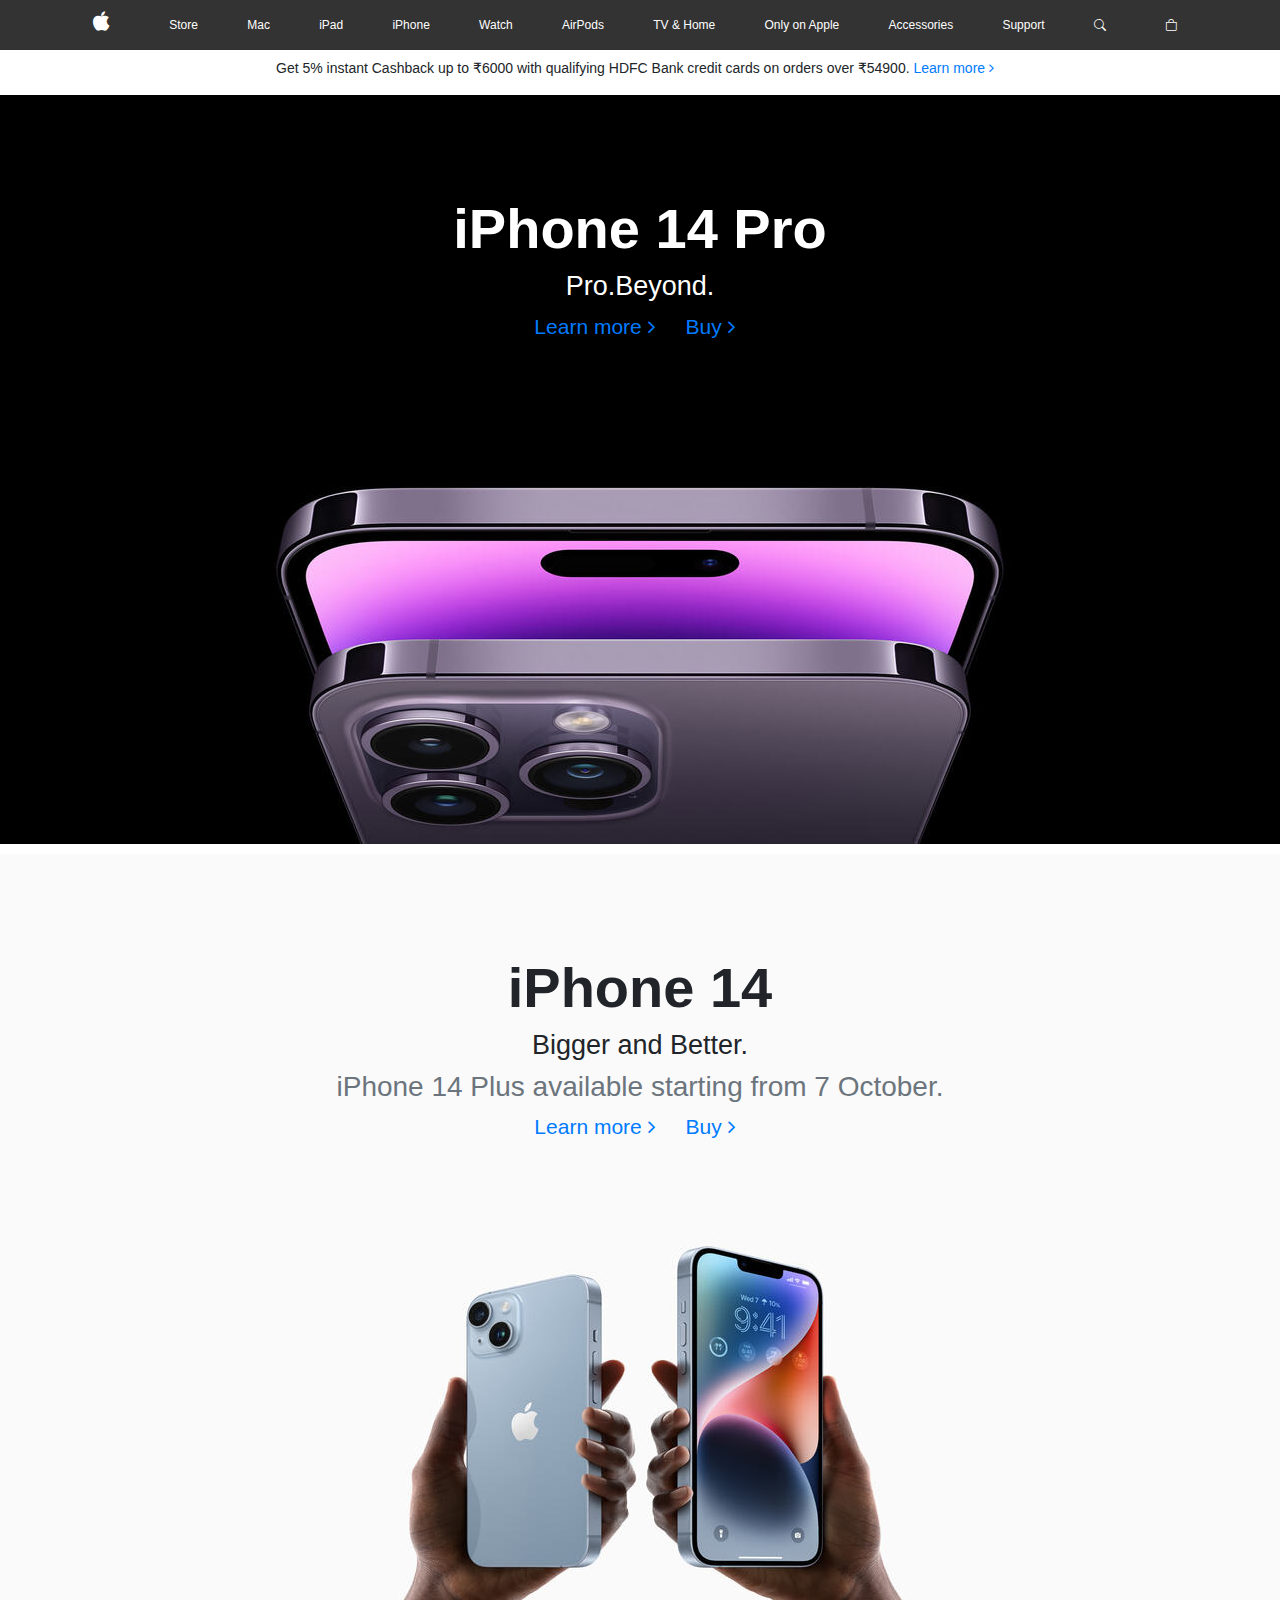
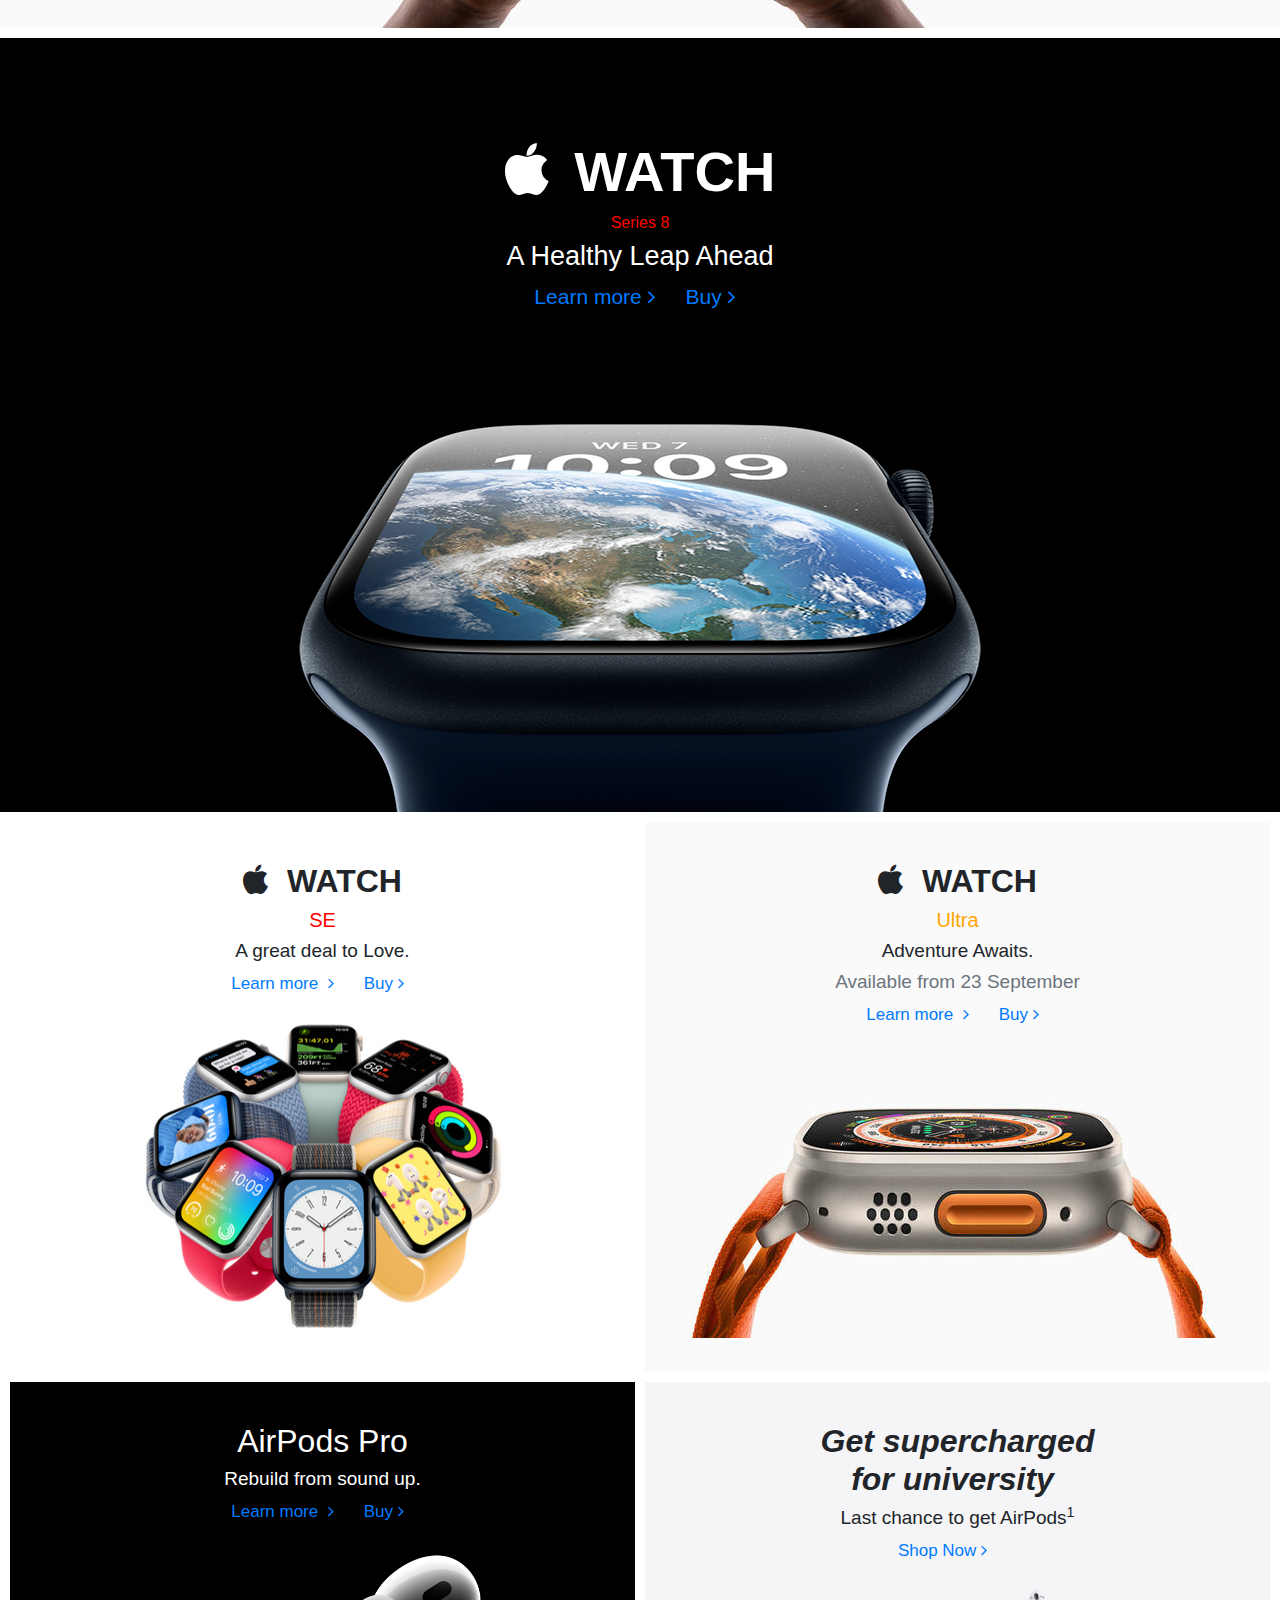
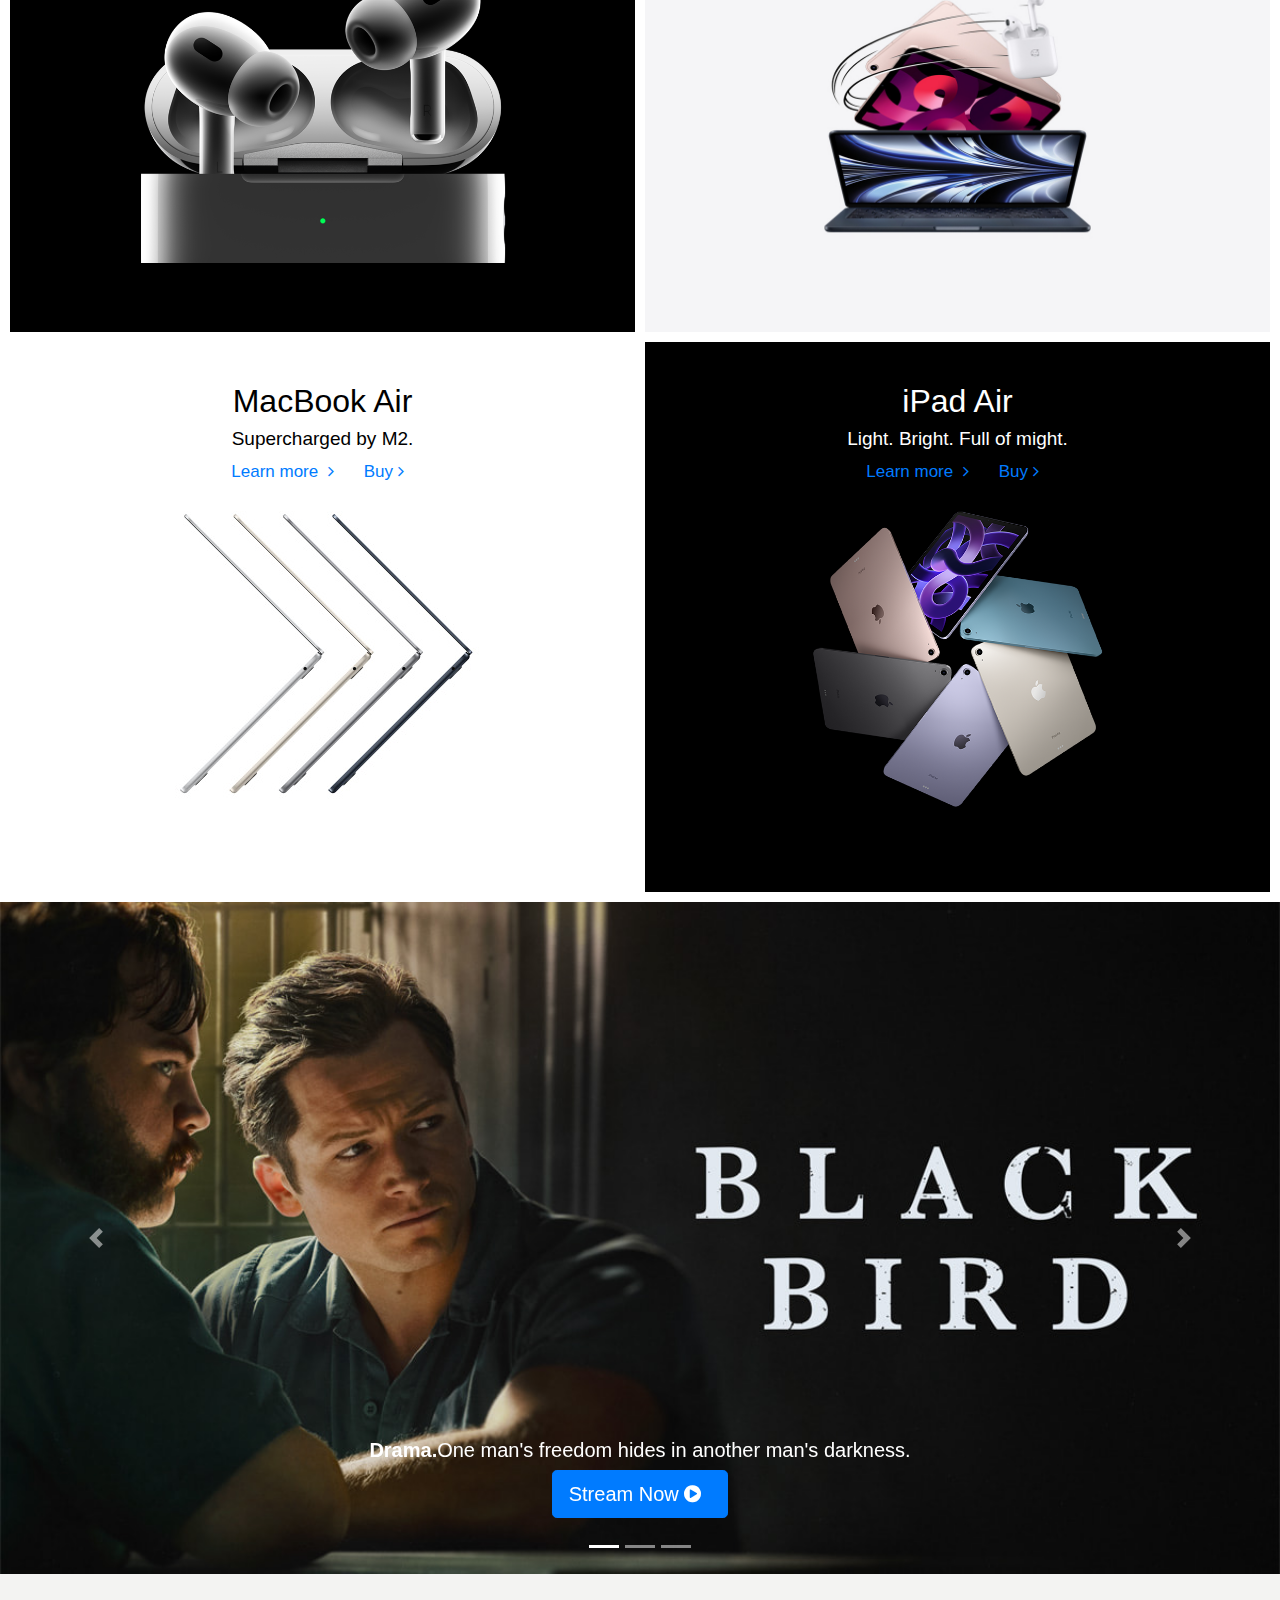
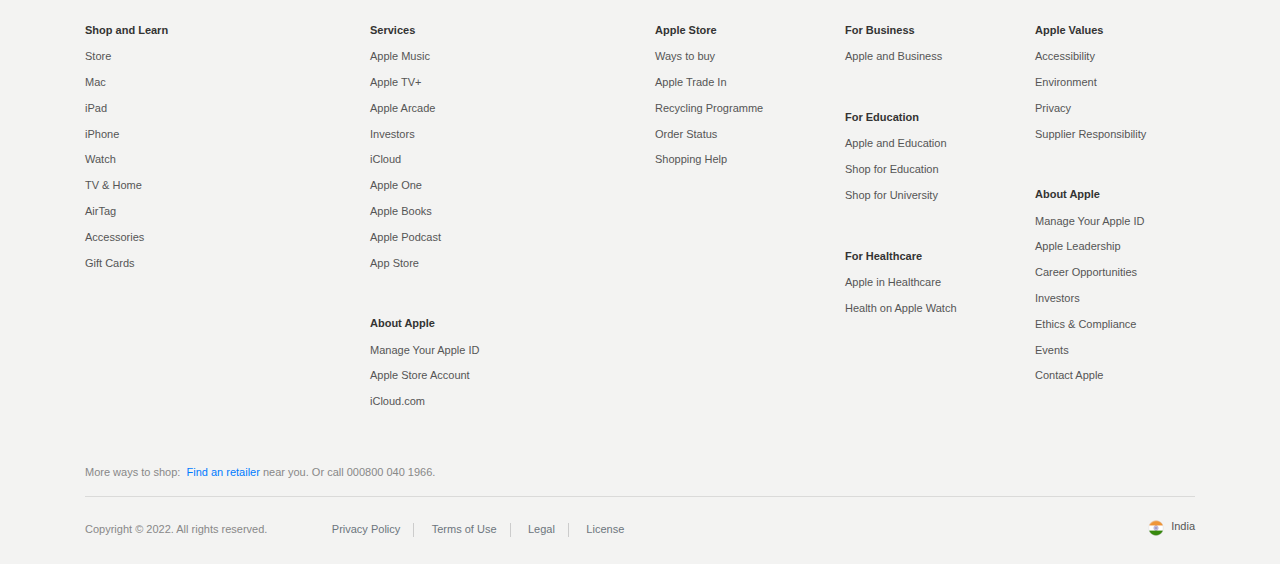
<file: index.html>
<!DOCTYPE html>
<html>

<head>
    <meta charset="utf-8">
    <meta name="viewport" content="width=device-width, initial-scale=1.0, shrink-to-fit=no">
    <title>Apple (India)</title>
    <link rel="stylesheet" href="https://cdn.jsdelivr.net/npm/bootstrap-icons@1.9.1/font/bootstrap-icons.css">
    <link rel="shortcut icon" href="assets/img/apple.png" type="image/x-icon">
    <link rel="stylesheet" href="assets/bootstrap/css/bootstrap.min.css">
    <link rel="stylesheet" href="assets/fonts/font-awesome.min.css">
    <link rel="stylesheet" href="assets/css/styles.css">
</head>

<body>
    <nav class="navbar navbar-dark navbar-expand-md fixed-top bg-dark">
        <div class="container"><button data-toggle="collapse" class="navbar-toggler" data-target="#navcol-1"><span
                    class="sr-only">Toggle navigation</span><span class="navbar-toggler-icon"></span></button>
            <div class="collapse navbar-collapse" id="navcol-1">
                <ul class="navbar-nav flex-grow-1 justify-content-between">
                    <li class="nav-item"><a class="nav-link" href="index.html"><i
                                class="fa fa-apple apple-logo"></i></a></li>
                    <li class="nav-item"><a class="nav-link" href="store.html">Store</a></li>
                    <li class="nav-item"><a class="nav-link" href="#">Mac</a></li>
                    <li class="nav-item"><a class="nav-link" href="#">iPad</a></li>
                    <li class="nav-item"><a class="nav-link" href="product.html">iPhone</a></li>
                    <li class="nav-item"><a class="nav-link" href="#">Watch</a></li>
                    <li class="nav-item"><a class="nav-link" href="#">AirPods</a></li>
                    <li class="nav-item"><a class="nav-link" href="#">TV & Home</a></li>
                    <li class="nav-item"><a class="nav-link" href="#">Only on Apple</a></li>
                    <li class="nav-item"><a class="nav-link" href="#">Accessories</a></li>
                    <li class="nav-item"><a class="nav-link" href="support.html">Support</a></li>
                    <li class="nav-item"><a class="nav-link" href="#"><i class="bi bi-search"></i></a></li>
                    <li class="nav-item dropdown">
                        <a class="nav-link dropdown-toggle" href="#" id="navbarDropdown" role="button"
                            data-toggle="dropdown" aria-haspopup="true" aria-expanded="false">
                            <i class="bi bi-bag"></i>
                        </a>
                        <div class="dropdown-menu" aria-labelledby="navbarDropdown">
                            <p class="justify-content-center">Your Bag is empty.</p>
                            <div class="dropdown-divider"></div>
                            <a class="dropdown-item" href="#"><i class="bi bi-bag"></i>Bag</a>
                            <div class="dropdown-divider"></div>
                            <a class="dropdown-item" href="#"><i class="bi bi-bookmark"></i>Saved Items</a>
                            <div class="dropdown-divider"></div>
                            <a class="dropdown-item" href="#"><i class="bi bi-box"></i>Orders</a>
                            <div class="dropdown-divider"></div>
                            <a class="dropdown-item" href="#"><i class="bi bi-gear-wide-connected"></i>Account</a>
                            <div class="dropdown-divider"></div>
                            <a class="dropdown-item" href="signup.html"><i class="bi bi-person-circle"></i>Sign in</a>
                        </div>
                    </li>
                </ul>
            </div>
        </div>
    </nav>
    <p>
        Get 5% instant Cashback up to ₹6000 with qualifying HDFC Bank credit cards on orders over ₹54900.
        <a class="learn-more" href="#">Learn more&nbsp;<i class="fa fa-angle-right"></i></a>
    </p>
    <section class="product iphone-14">
        <h1>iPhone 14 Pro</h1>
        <h2>Pro.Beyond.</h2>
        <div class="links"><a class="learn-more" href="#">Learn more&nbsp;<i class="fa fa-angle-right"></i></a><a
                href="#">Buy&nbsp;<i class="fa fa-angle-right"></i></a></div><img class="img-fluid"
            src="assets/img/iphone-14.jpg">
    </section>
    <section class="product iphone14">
        <h1>iPhone 14</h1>
        <h2>Bigger and Better.</h2>
        <h3 class="text-muted">iPhone 14 Plus available starting from 7 October.</h3>
        <div class="links"><a class="learn-more" href="#">Learn more&nbsp;<i class="fa fa-angle-right"></i></a><a
                href="#">Buy&nbsp;<i class="fa fa-angle-right"></i></a></div><img class="img-fluid"
            src="assets/img/iphone14.jpg">
    </section>
    <section class="product watch-8 dark">
        <h1><i class="fa fa-apple"></i>&nbsp;WATCH</h1>
        <h6>Series 8</h6>
        <h2>A Healthy Leap Ahead</h2>
        <div class="links small-link-margin"><a class="learn-more" href="#">Learn more&nbsp;<i
                    class="fa fa-angle-right"></i></a><a href="#">Buy&nbsp;<i class="fa fa-angle-right"></i></a></div>
        <img class="img-fluid" src="assets/img/watch8.png">
    </section>
    <div class="row no-gutters products-grid">
        <div class="col-md-6">
            <div class="product-small apple-watch-se"
                style="background-position:center;background-size:cover;background-repeat:no-repeat;">
                <h3><i class="fa fa-apple"></i>&nbsp;WATCH</h3>
                <h5>SE</h5>
                <h4>A great deal to Love.</h4>
                <div class="links small-link-margin"><a class="learn-more" href="#">Learn more &nbsp;<i
                            class="fa fa-angle-right"></i></a><a href="#">Buy&nbsp;<i class="fa fa-angle-right"></i></a>
                </div><img class="img-fluid" src="assets/img/watch-se.png">
            </div>
        </div>
        <div class="col-md-6">
            <div class="product-small apple-watch-ultra"
                style="background-position:center;background-size:cover;background-repeat:no-repeat;">
                <h3><i class="fa fa-apple"></i>&nbsp;WATCH</h3>
                <h5>Ultra</h5>
                <h4>Adventure Awaits.</h4>
                <h4 class="text-muted">Available from 23 September</h4>
                <div class="links small-link-margin"><a class="learn-more" href="#">Learn more &nbsp;<i
                            class="fa fa-angle-right"></i></a><a href="#">Buy&nbsp;<i class="fa fa-angle-right"></i></a>
                </div><img class="img-fluid" src="assets/img/watch-ultra.jpg">
            </div>
        </div>
        <div class="col-md-6">
            <div class="product-small air-pods"
                style="background-position:center;background-size:cover;background-repeat:no-repeat;">
                <h2>AirPods Pro</h2>
                <h4>Rebuild from sound up.</h4>

                <div class="links small-link-margin"><a class="learn-more" href="#">Learn more &nbsp;<i
                            class="fa fa-angle-right"></i></a><a href="#">Buy&nbsp;<i class="fa fa-angle-right"></i></a>
                </div><img class="img-fluid" src="assets/img/airpods_large.jpg">
            </div>
        </div>
        <div class="col-md-6">
            <div class="product-small back-to-school"
                style="background-position:center;background-size:cover;background-repeat:no-repeat;">
                <h3><i>Get supercharged <br>
                        for university</i>
                </h3>
                <h4>Last chance to get AirPods<sup>1</sup></h4>
                <div class="links small-link-margin"><a class="learn-more" href="#">Shop Now&nbsp;<i
                            class="fa fa-angle-right"></i></a>
                </div><img class="img-fluid" src="assets/img/shop_for_college_large.jpg">
            </div>
        </div>
        <div class="col-md-6">
            <div class="product-small macbook"
                style="background-position:center;background-size:cover;background-repeat:no-repeat;">
                <h2>MacBook Air</h2>
                <h4>Supercharged by M2.</h4>

                <div class="links small-link-margin"><a class="learn-more" href="#">Learn more &nbsp;<i
                            class="fa fa-angle-right"></i></a><a href="#">Buy&nbsp;<i class="fa fa-angle-right"></i></a>
                </div><img class="img-fluid" src="assets/img/macbook.jpeg">
            </div>
        </div>
        <div class="col-md-6">
            <div class="product-small ipad"
                style="background-position:center;background-size:cover;background-repeat:no-repeat;">
                <h2>iPad Air</h2>
                <h4>Light. Bright. Full of might.</h4>

                <div class="links small-link-margin"><a class="learn-more" href="#">Learn more &nbsp;<i
                            class="fa fa-angle-right"></i></a><a href="#">Buy&nbsp;<i class="fa fa-angle-right"></i></a>
                </div><img class="img-fluid" src="assets/img/ipad.png">
            </div>
        </div>
    </div>

    <div id="carouselExampleIndicators" class="carousel slide" data-ride="carousel">
        <ol class="carousel-indicators">
            <li data-target="#carouselExampleIndicators" data-slide-to="0" class="active"></li>
            <li data-target="#carouselExampleIndicators" data-slide-to="1"></li>
            <li data-target="#carouselExampleIndicators" data-slide-to="2"></li>
        </ol>
        <div class="carousel-inner">
            <div class="carousel-item active">
                <img class="d-block w-100"
                    src="assets/img/Apple_TV_The_Morning_Show_Season_2_key_art_graphic_header_4_1_show_home.jpg.og.jpg"
                    alt="First slide">
                <div class="carousel-caption d-none d-md-block">
                    <h5><b>Drama.</b>One man's freedom hides in another man's darkness.</h5>
                    <p><a class="btn btn-lg btn-primary" href="#">Stream Now&nbsp;<i class="fa fa-play-circle"></i></a>
                    </p>
                </div>
            </div>
            <div class="carousel-item">
                <img class="d-block w-100"
                    src="assets/img/ATV_For_All_Mankind_key_art_graphic_header_4_1_show_home.jpg.og.jpg"
                    alt="Second slide">
                <div class="carousel-caption d-none d-md-block">
                    <h5><b>Drama.</b>The race continues.</h5>
                    <p><a class="btn btn-lg btn-primary" href="#">Stream Now&nbsp;<i class="fa fa-play-circle"></i></a>
                    </p>
                </div>
            </div>
            <div class="carousel-item">
                <img class="d-block w-100" src="assets/img/iUoXE9aruP5ecQE3nJogET.jpg" alt="Third slide">
                <div class="carousel-caption d-none d-md-block">
                    <h5><b>Drama.</b>The epic series come to an end.</h5>
                    <p><a class="btn btn-lg btn-primary" href="#">Stream Now&nbsp;<i class="fa fa-play-circle"></i></a>
                    </p>
                </div>
            </div>
        </div>
        <a class="carousel-control-prev" href="#carouselExampleIndicators" role="button" data-slide="prev">
            <span class="carousel-control-prev-icon" aria-hidden="true"></span>
            <span class="sr-only">Previous</span>
        </a>
        <a class="carousel-control-next" href="#carouselExampleIndicators" role="button" data-slide="next">
            <span class="carousel-control-next-icon" aria-hidden="true"></span>
            <span class="sr-only">Next</span>
        </a>
    </div>

    <footer class="page-footer">
        <div class="container">
            <div class="row">
                <div class="col-5 col-md-3">
                    <h4>Shop and Learn</h4>
                    <ul class="footer-links">
                        <li><a href="store.html">Store</a></li>
                        <li><a href="#">Mac</a></li>
                        <li><a href="#">iPad</a></li>
                        <li><a href="product.html">iPhone</a></li>
                        <li><a href="#">Watch</a></li>
                        <li><a href="#">TV & Home</a></li>
                        <li><a href="#">AirTag</a></li>
                        <li><a href="#">Accessories</a></li>
                        <li><a href="#">Gift Cards</a></li>
                    </ul>
                </div>
                <div class="col-5 col-md-3">
                    <h4>Services</h4>
                    <ul class="footer-links">

                        <li><a href="#">Apple Music</a></li>
                        <li><a href="#">Apple TV+</a></li>
                        <li><a href="#">Apple Arcade</a></li>
                        <li><a href="#">Investors</a></li>
                        <li><a href="#">iCloud</a></li>
                        <li><a href="#">Apple One</a></li>
                        <li><a href="#">Apple Books</a></li>
                        <li><a href="#">Apple Podcast</a></li>
                        <li><a href="#">App Store</a></li>
                    </ul>

                    <h4>About Apple</h4>
                    <ul class="footer-links">
                        <li><a href="#">Manage Your Apple ID</a></li>
                        <li><a href="#">Apple Store Account</a></li>
                        <li><a href="#">iCloud.com</a></li>

                    </ul>

                </div>
                <div class="col-5 col-md-2">
                    <h4>Apple Store</h4>
                    <ul class="footer-links">
                        <li><a href="#">Ways to buy</a></li>
                        <li><a href="#">Apple Trade In</a></li>
                        <li><a href="#">Recycling Programme</a></li>
                        <li><a href="#">Order Status</a></li>
                        <li><a href="#">Shopping Help</a></li>
                    </ul>
                </div>
                <div class="col-5 col-md-2">
                    <h4>For Business</h4>
                    <ul class="footer-links">
                        <li><a href="#">Apple and Business</a></li>
                    </ul>
                    <h4>For Education</h4>
                    <ul class="footer-links">
                        <li><a href="#">Apple and Education</a></li>
                        <li><a href="#">Shop for Education</a></li>
                        <li><a href="#">Shop for University</a></li>
                    </ul>
                    <h4>For Healthcare</h4>
                    <ul class="footer-links">
                        <li><a href="#">Apple in Healthcare</a></li>
                        <li><a href="#">Health on Apple Watch</a></li>
                    </ul>

                </div>
                <div class="col-5 col-md-2">
                    <h4>Apple Values</h4>
                    <ul class="footer-links">
                        <li><a href="#">Accessibility</a></li>
                        <li><a href="#">Environment</a></li>
                        <li><a href="#">Privacy</a></li>
                        <li><a href="#">Supplier Responsibility</a></li>
                    </ul>
                    <h4>About Apple</h4>
                    <ul class="footer-links">
                        <li><a href="#">Manage Your Apple ID</a></li>
                        <li><a href="#">Apple Leadership</a></li>
                        <li><a href="#">Career Opportunities</a></li>
                        <li><a href="#">Investors</a></li>
                        <li><a href="#">Ethics & Compliance</a></li>
                        <li><a href="#">Events</a></li>
                        <li><a href="contact.html">Contact Apple</a></li>

                    </ul>

                </div>
            </div>
            <p>More ways to shop: &nbsp;<a href="https://www.apple.com/retail/">Find an retailer</a>&nbsp;near you. Or
                call
                000800 040 1966.</p>
            <hr>
            <div class="footer-legal">
                <div class="float-md-right region"><a href="#"><img src="assets/img/india.png">India</a></div>
                <div class="d-inline-block copyright">
                    <p class="d-inline-block">Copyright © 2022. All rights reserved.<br></p>
                </div>
                <div class="d-inline-block legal-links text-muted">
                    <div class="d-inline-block item">
                        <h5>Privacy Policy</h5>
                    </div>
                    <div class="d-inline-block item">
                        <h5>Terms of Use</h5>
                    </div>
                    <div class="d-inline-block item">
                        <h5>Legal</h5>
                    </div>
                    <div class="d-inline-block item">
                        <h5>License</h5>
                    </div>
                </div>
            </div>
        </div>
    </footer>
    <script src="assets/js/jquery.min.js"></script>
    <script src="assets/bootstrap/js/bootstrap.min.js"></script>
    <script src="assets/js/bootstrap.bundle.min.js"></script>
</body>

</html>
</file>
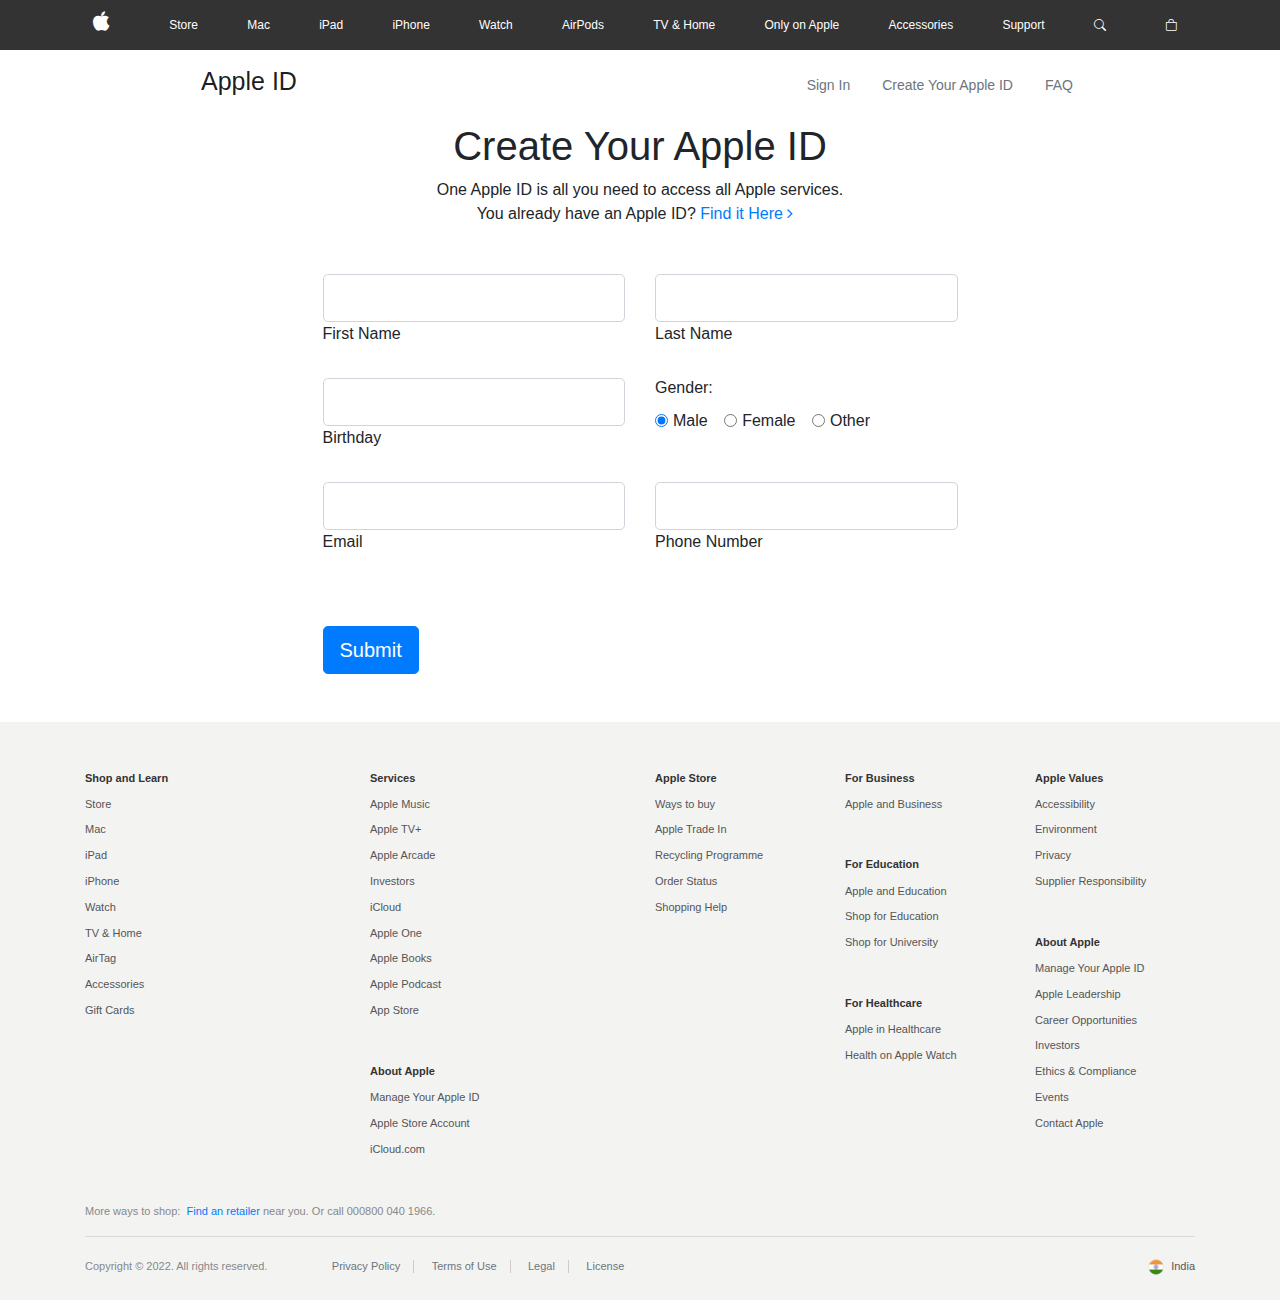
<file: appleid.html>
<!DOCTYPE html>
<html>

<head>
    <meta charset="utf-8">
    <meta name="viewport" content="width=device-width, initial-scale=1.0, shrink-to-fit=no">
    <title>Create Your Apple ID</title>
    <link rel="stylesheet" href="https://cdn.jsdelivr.net/npm/bootstrap-icons@1.9.1/font/bootstrap-icons.css">
    <link rel="shortcut icon" href="assets/img/apple.png" type="image/x-icon">
    <link rel="stylesheet" href="assets/bootstrap/css/bootstrap.min.css">
    <link rel="stylesheet" href="assets/fonts/font-awesome.min.css">
    <link rel="stylesheet" href="assets/css/appleid.css">
</head>

<body>
    <nav class="navbar navbar-dark navbar-expand-md fixed-top bg-dark">
        <div class="container"><button data-toggle="collapse" class="navbar-toggler" data-target="#navcol-1"><span
                    class="sr-only">Toggle navigation</span><span class="navbar-toggler-icon"></span></button>
            <div class="collapse navbar-collapse" id="navcol-1">
                <ul class="navbar-nav flex-grow-1 justify-content-between">
                    <li class="nav-item"><a class="nav-link" href="index.html"><i class="fa fa-apple apple-logo"></i></a></li>
                    <li class="nav-item"><a class="nav-link" href="store.html">Store</a></li>
                    <li class="nav-item"><a class="nav-link" href="#">Mac</a></li>
                    <li class="nav-item"><a class="nav-link" href="#">iPad</a></li>
                    <li class="nav-item"><a class="nav-link" href="product.html">iPhone</a></li>
                    <li class="nav-item"><a class="nav-link" href="#">Watch</a></li>
                    <li class="nav-item"><a class="nav-link" href="#">AirPods</a></li>
                    <li class="nav-item"><a class="nav-link" href="#">TV & Home</a></li>
                    <li class="nav-item"><a class="nav-link" href="#">Only on Apple</a></li>
                    <li class="nav-item"><a class="nav-link" href="#">Accessories</a></li>
                    <li class="nav-item"><a class="nav-link" href="support.html">Support</a></li>
                    <li class="nav-item"><a class="nav-link" href="#"><i class="bi bi-search"></i></a></li>
                    <li class="nav-item dropdown">
                        <a class="nav-link dropdown-toggle" href="#" id="navbarDropdown" role="button"
                            data-toggle="dropdown" aria-haspopup="true" aria-expanded="false">
                            <i class="bi bi-bag"></i>
                        </a>
                        <div class="dropdown-menu" aria-labelledby="navbarDropdown">
                            <p class="justify-content-center">Your Bag is empty.</p>
                            <div class="dropdown-divider"></div>
                            <a class="dropdown-item" href="#"><i class="bi bi-bag"></i>Bag</a>
                            <div class="dropdown-divider"></div>
                            <a class="dropdown-item" href="#"><i class="bi bi-bookmark"></i>Saved Items</a>
                            <div class="dropdown-divider"></div>
                            <a class="dropdown-item" href="#"><i class="bi bi-box"></i>Orders</a>
                            <div class="dropdown-divider"></div>
                            <a class="dropdown-item" href="#"><i class="bi bi-gear-wide-connected"></i>Account</a>
                            <div class="dropdown-divider"></div>
                            <a class="dropdown-item" href="signup.html"><i class="bi bi-person-circle"></i>Sign in</a>
                        </div>
                    </li>
                </ul>
            </div>
        </div>
    </nav>
    <nav class="navbar navbar-light">
        <div class="container-fluid">
            <h1 class="navbar-brand">Apple ID</h1>
            <ul class="nav">
                <li class="nav-item">
                    <a class="nav-link text-muted" href="#">Sign In</a>
                </li>
                <li class="nav-item">
                    <a class="nav-link text-muted" href="#">Create Your Apple ID</a>
                </li>
                <li class="nav-item">
                    <a class="nav-link text-muted" href="#">FAQ</a>
                </li>
            </ul>
        </div>
    </nav>

    <div class="intro-text">
        <H1>Create Your Apple ID</H1>
        <p>One Apple ID is all you need to access all Apple services.</p>
        <p> You already have an Apple ID?
            <a class="find-it-here" href="#">Find it Here&nbsp;<i class="fa fa-angle-right"></i></a>
        </p>
    </div>


    <div class="container py-5 h-100">
        <div class="row justify-content-center align-items-center h-100">
            <div class="col-12 col-lg-9 col-xl-7">
                <form>
                    <div class="row">
                        <div class="col-md-6 mb-4">
                            <div class="form-outline">
                                <input type="text" id="firstName" class="form-control form-control-lg" />
                                <label class="form-label" for="firstName">First Name</label>
                            </div>
                        </div>
                        <div class="col-md-6 mb-4">
                            <div class="form-outline">
                                <input type="text" id="lastName" class="form-control form-control-lg" />
                                <label class="form-label" for="lastName">Last Name</label>
                            </div>
                        </div>
                    </div>
                    <div class="row">
                        <div class="col-md-6 mb-4 d-flex align-items-center">

                            <div class="form-outline datepicker w-100">
                                <input type="text" class="form-control form-control-lg" id="birthdayDate" />
                                <label for="birthdayDate" class="form-label">Birthday</label>
                            </div>

                        </div>
                        <div class="col-md-6 mb-4">

                            <h6 class="mb-2 pb-1">Gender: </h6>

                            <div class="form-check form-check-inline">
                                <input class="form-check-input" type="radio" name="inlineRadioOptions" id="maleGender"
                                    value="option1" checked />
                                <label class="form-check-label" for="femaleGender">Male</label>
                            </div>

                            <div class="form-check form-check-inline">
                                <input class="form-check-input" type="radio" name="inlineRadioOptions" id="femaleGender"
                                    value="option2" />
                                <label class="form-check-label" for="maleGender">Female</label>
                            </div>

                            <div class="form-check form-check-inline">
                                <input class="form-check-input" type="radio" name="inlineRadioOptions" id="otherGender"
                                    value="option3" />
                                <label class="form-check-label" for="otherGender">Other</label>
                            </div>

                        </div>
                    </div>

                    <div class="row">
                        <div class="col-md-6 mb-4 pb-2">

                            <div class="form-outline">
                                <input type="email" id="emailAddress" class="form-control form-control-lg" />
                                <label class="form-label" for="emailAddress">Email</label>
                            </div>

                        </div>
                        <div class="col-md-6 mb-4 pb-2">

                            <div class="form-outline">
                                <input type="tel" id="phoneNumber" class="form-control form-control-lg" />
                                <label class="form-label" for="phoneNumber">Phone Number</label>
                            </div>

                        </div>
                    </div>



                    <div class="mt-4 pt-2">
                        <input class="btn btn-primary btn-lg" type="submit" value="Submit" />
                    </div>

                </form>

            </div>
        </div>
    </div>


    <footer class="page-footer">
        <div class="container">
            <div class="row">
                <div class="col-5 col-md-3">
                    <h4>Shop and Learn</h4>
                    <ul class="footer-links">
                        <li><a href="store.html">Store</a></li>
                        <li><a href="#">Mac</a></li>
                        <li><a href="#">iPad</a></li>
                        <li><a href="product.html">iPhone</a></li>
                        <li><a href="#">Watch</a></li>
                        <li><a href="#">TV & Home</a></li>
                        <li><a href="#">AirTag</a></li>
                        <li><a href="#">Accessories</a></li>
                        <li><a href="#">Gift Cards</a></li>
                    </ul>
                </div>
                <div class="col-5 col-md-3">
                    <h4>Services</h4>
                    <ul class="footer-links">

                        <li><a href="#">Apple Music</a></li>
                        <li><a href="#">Apple TV+</a></li>
                        <li><a href="#">Apple Arcade</a></li>
                        <li><a href="#">Investors</a></li>
                        <li><a href="#">iCloud</a></li>
                        <li><a href="#">Apple One</a></li>
                        <li><a href="#">Apple Books</a></li>
                        <li><a href="#">Apple Podcast</a></li>
                        <li><a href="#">App Store</a></li>
                    </ul>

                    <h4>About Apple</h4>
                    <ul class="footer-links">
                        <li><a href="#">Manage Your Apple ID</a></li>
                        <li><a href="#">Apple Store Account</a></li>
                        <li><a href="#">iCloud.com</a></li>

                    </ul>

                </div>
                <div class="col-5 col-md-2">
                    <h4>Apple Store</h4>
                    <ul class="footer-links">
                        <li><a href="#">Ways to buy</a></li>
                        <li><a href="#">Apple Trade In</a></li>
                        <li><a href="#">Recycling Programme</a></li>
                        <li><a href="#">Order Status</a></li>
                        <li><a href="#">Shopping Help</a></li>
                    </ul>
                </div>
                <div class="col-5 col-md-2">
                    <h4>For Business</h4>
                    <ul class="footer-links">
                        <li><a href="#">Apple and Business</a></li>
                    </ul>
                    <h4>For Education</h4>
                    <ul class="footer-links">
                        <li><a href="#">Apple and Education</a></li>
                        <li><a href="#">Shop for Education</a></li>
                        <li><a href="#">Shop for University</a></li>
                    </ul>
                    <h4>For Healthcare</h4>
                    <ul class="footer-links">
                        <li><a href="#">Apple in Healthcare</a></li>
                        <li><a href="#">Health on Apple Watch</a></li>
                    </ul>

                </div>
                <div class="col-5 col-md-2">
                    <h4>Apple Values</h4>
                    <ul class="footer-links">
                        <li><a href="#">Accessibility</a></li>
                        <li><a href="#">Environment</a></li>
                        <li><a href="#">Privacy</a></li>
                        <li><a href="#">Supplier Responsibility</a></li>
                    </ul>
                    <h4>About Apple</h4>
                    <ul class="footer-links">
                        <li><a href="#">Manage Your Apple ID</a></li>
                        <li><a href="#">Apple Leadership</a></li>
                        <li><a href="#">Career Opportunities</a></li>
                        <li><a href="#">Investors</a></li>
                        <li><a href="#">Ethics & Compliance</a></li>
                        <li><a href="#">Events</a></li>
                        <li><a href="contact.html">Contact Apple</a></li>
                     
                    </ul>

                </div>
            </div>
            <p>More ways to shop: &nbsp;<a href="https://www.apple.com/retail/">Find an retailer</a>&nbsp;near you. Or
                call
                000800 040 1966.</p>
            <hr>
            <div class="footer-legal">
                <div class="float-md-right region"><a href="#"><img src="assets/img/india.png">India</a></div>
                <div class="d-inline-block copyright">
                    <p class="d-inline-block">Copyright © 2022. All rights reserved.<br></p>
                </div>
                <div class="d-inline-block legal-links text-muted">
                    <div class="d-inline-block item">
                        <h5>Privacy Policy</h5>
                    </div>
                    <div class="d-inline-block item">
                        <h5>Terms of Use</h5>
                    </div>
                    <div class="d-inline-block item">
                        <h5>Legal</h5>
                    </div>
                    <div class="d-inline-block item">
                        <h5>License</h5>
                    </div>
                </div>
            </div>
        </div>
    </footer>
    <script src="assets/js/jquery.min.js"></script>
    <script src="assets/bootstrap/js/bootstrap.min.js"></script>
    <script src="assets/js/bootstrap.bundle.min.js"></script>
</body>

</html>
</file>
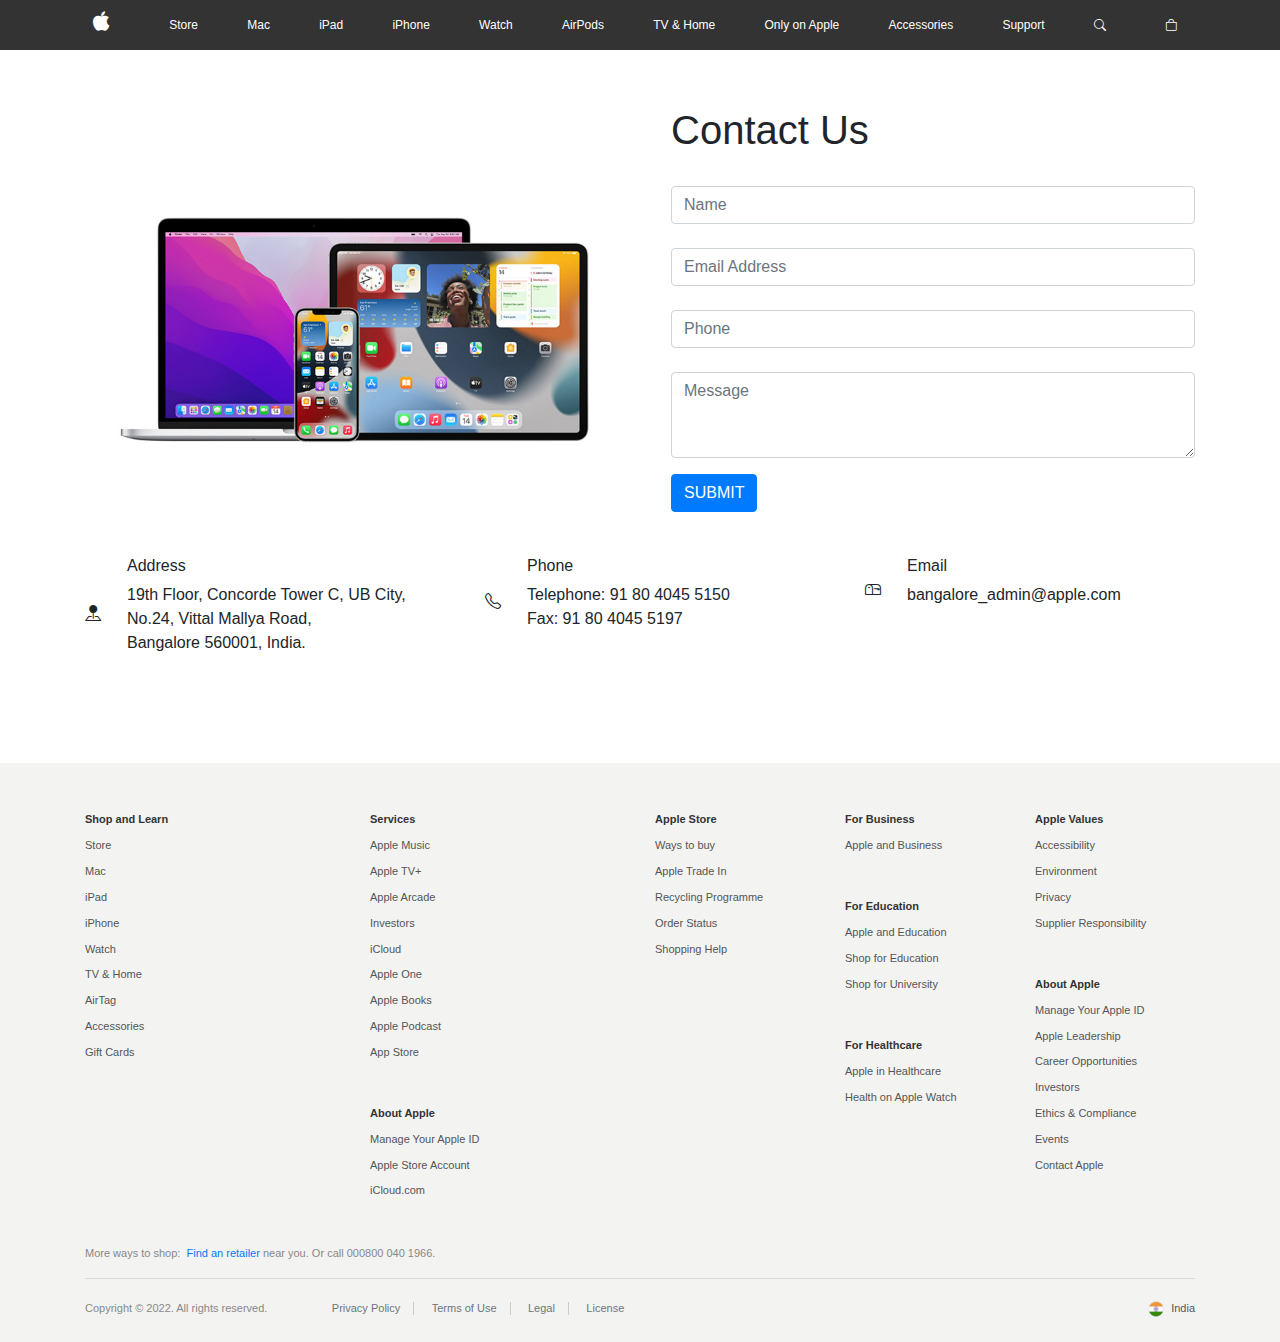
<file: contact.html>
<!DOCTYPE html>
<html>

<head>
    <meta charset="utf-8">
    <meta name="viewport" content="width=device-width, initial-scale=1.0, shrink-to-fit=no">
    <title>Contact Apple</title>
    <link rel="stylesheet" href="https://cdn.jsdelivr.net/npm/bootstrap-icons@1.9.1/font/bootstrap-icons.css">
    <link rel="shortcut icon" href="assets/img/apple.png" type="image/x-icon">
    <link rel="stylesheet" href="assets/bootstrap/css/bootstrap.min.css">
    <link rel="stylesheet" href="assets/fonts/font-awesome.min.css">
    <link rel="stylesheet" href="assets/css/contact.css">
</head>

<body>
    <nav class="navbar navbar-dark navbar-expand-md fixed-top bg-dark">
        <div class="container"><button data-toggle="collapse" class="navbar-toggler" data-target="#navcol-1"><span
                    class="sr-only">Toggle navigation</span><span class="navbar-toggler-icon"></span></button>
            <div class="collapse navbar-collapse" id="navcol-1">
                <ul class="navbar-nav flex-grow-1 justify-content-between">
                    <li class="nav-item"><a class="nav-link" href="index.html"><i class="fa fa-apple apple-logo"></i></a></li>
                    <li class="nav-item"><a class="nav-link" href="store.html">Store</a></li>
                    <li class="nav-item"><a class="nav-link" href="#">Mac</a></li>
                    <li class="nav-item"><a class="nav-link" href="#">iPad</a></li>
                    <li class="nav-item"><a class="nav-link" href="product.html">iPhone</a></li>
                    <li class="nav-item"><a class="nav-link" href="#">Watch</a></li>
                    <li class="nav-item"><a class="nav-link" href="#">AirPods</a></li>
                    <li class="nav-item"><a class="nav-link" href="#">TV & Home</a></li>
                    <li class="nav-item"><a class="nav-link" href="#">Only on Apple</a></li>
                    <li class="nav-item"><a class="nav-link" href="#">Accessories</a></li>
                    <li class="nav-item"><a class="nav-link" href="support.html">Support</a></li>
                    <li class="nav-item"><a class="nav-link" href="#"><i class="bi bi-search"></i></a></li>
                    <li class="nav-item dropdown">
                        <a class="nav-link dropdown-toggle" href="#" id="navbarDropdown" role="button"
                            data-toggle="dropdown" aria-haspopup="true" aria-expanded="false">
                            <i class="bi bi-bag"></i>
                        </a>
                        <div class="dropdown-menu" aria-labelledby="navbarDropdown">
                            <p class="justify-content-center">Your Bag is empty.</p>
                            <div class="dropdown-divider"></div>
                            <a class="dropdown-item" href="#"><i class="bi bi-bag"></i>Bag</a>
                            <div class="dropdown-divider"></div>
                            <a class="dropdown-item" href="#"><i class="bi bi-bookmark"></i>Saved Items</a>
                            <div class="dropdown-divider"></div>
                            <a class="dropdown-item" href="#"><i class="bi bi-box"></i>Orders</a>
                            <div class="dropdown-divider"></div>
                            <a class="dropdown-item" href="#"><i class="bi bi-gear-wide-connected"></i>Account</a>
                            <div class="dropdown-divider"></div>
                            <a class="dropdown-item" href="signup.html"><i class="bi bi-person-circle"></i>Sign in</a>
                        </div>
                    </li>
                </ul>
            </div>
        </div>
    </nav>
    <div class="contact3 py-5">
        <div class="row no-gutters">
          <div class="container">
            <div class="row">
              <div class="col-lg-6">
                <div class="card-shadow">
                  <img src="assets/img/featured-section-my-support_2x.jpg" class="img-fluid">
                </div>
              </div>
              <div class="col-lg-6">
                <div class="contact-box ml-3">
                  <h1 class="font-weight-light mt-2">Contact Us</h1>
                  <form class="mt-4">
                    <div class="row">
                      <div class="col-lg-12">
                        <div class="form-group mt-2">
                          <input class="form-control" type="text" placeholder="Name">
                        </div>
                      </div>
                      <div class="col-lg-12">
                        <div class="form-group mt-2">
                          <input class="form-control" type="email" placeholder="Email Address">
                        </div>
                      </div>
                      <div class="col-lg-12">
                        <div class="form-group mt-2">
                          <input class="form-control" type="text" placeholder="Phone">
                        </div>
                      </div>
                      <div class="col-lg-12">
                        <div class="form-group mt-2">
                          <textarea class="form-control" rows="3" placeholder="Message"></textarea>
                        </div>
                      </div>
                      <div class="col-lg-12">
                        <button type="button" class="btn btn-primary">SUBMIT</button>
                      </div>
                    </div>
                  </form>
                </div>
              </div>
              <div class="col-lg-12">
                <div class="card mt-4 border-0 mb-4">
                  <div class="row">
                    <div class="col-lg-4 col-md-4">
                      <div class="card-body d-flex align-items-center c-detail pl-0">
                        <div class="mr-3 align-self-center">
                            <i class="bi bi-pin-map-fill"></i>
                        </div>
                        <div class="">
                          <h6 class="font-weight-medium">Address</h6>
                          <p class="">19th Floor, Concorde Tower C,
                            UB City, No.24, Vittal Mallya Road,<br>
                            Bangalore 560001, India.
                            </p>
                        </div>
                      </div>
                    </div>
                    <div class="col-lg-4 col-md-4">
                      <div class="card-body d-flex align-items-center c-detail">
                        <div class="mr-3 align-self-center">
                            <i class="bi bi-telephone"></i>
                        </div>
                        <div class="">
                          <h6 class="font-weight-medium">Phone</h6>
                          <p class="">Telephone: 91 80 4045 5150
                            <br> Fax: 91 80 4045 5197</p>
                        </div>
                      </div>
                    </div>
                    <div class="col-lg-4 col-md-4">
                      <div class="card-body d-flex align-items-center c-detail">
                        <div class="mr-3 align-self-center">
                            <i class="bi bi-mailbox"></i>
                        </div>
                        <div class="">
                          <h6 class="font-weight-medium">Email</h6>
                          <p class="">
                            bangalore_admin@apple.com
                           
                          </p>
                        </div>
                      </div>
                    </div>
                  </div>
                </div>
              </div>
            </div>
          </div>
        </div>
      </div>
      

    <footer class="page-footer">
        <div class="container">
            <div class="row">
                <div class="col-5 col-md-3">
                    <h4>Shop and Learn</h4>
                    <ul class="footer-links">
                        <li><a href="store.html">Store</a></li>
                        <li><a href="#">Mac</a></li>
                        <li><a href="#">iPad</a></li>
                        <li><a href="product.html">iPhone</a></li>
                        <li><a href="#">Watch</a></li>
                        <li><a href="#">TV & Home</a></li>
                        <li><a href="#">AirTag</a></li>
                        <li><a href="#">Accessories</a></li>
                        <li><a href="#">Gift Cards</a></li>
                    </ul>
                </div>
                <div class="col-5 col-md-3">
                    <h4>Services</h4>
                    <ul class="footer-links">

                        <li><a href="#">Apple Music</a></li>
                        <li><a href="#">Apple TV+</a></li>
                        <li><a href="#">Apple Arcade</a></li>
                        <li><a href="#">Investors</a></li>
                        <li><a href="#">iCloud</a></li>
                        <li><a href="#">Apple One</a></li>
                        <li><a href="#">Apple Books</a></li>
                        <li><a href="#">Apple Podcast</a></li>
                        <li><a href="#">App Store</a></li>
                    </ul>

                    <h4>About Apple</h4>
                    <ul class="footer-links">
                        <li><a href="#">Manage Your Apple ID</a></li>
                        <li><a href="#">Apple Store Account</a></li>
                        <li><a href="#">iCloud.com</a></li>

                    </ul>

                </div>
                <div class="col-5 col-md-2">
                    <h4>Apple Store</h4>
                    <ul class="footer-links">
                        <li><a href="#">Ways to buy</a></li>
                        <li><a href="#">Apple Trade In</a></li>
                        <li><a href="#">Recycling Programme</a></li>
                        <li><a href="#">Order Status</a></li>
                        <li><a href="#">Shopping Help</a></li>
                    </ul>
                </div>
                <div class="col-5 col-md-2">
                    <h4>For Business</h4>
                    <ul class="footer-links">
                        <li><a href="#">Apple and Business</a></li>
                    </ul>
                    <h4>For Education</h4>
                    <ul class="footer-links">
                        <li><a href="#">Apple and Education</a></li>
                        <li><a href="#">Shop for Education</a></li>
                        <li><a href="#">Shop for University</a></li>
                    </ul>
                    <h4>For Healthcare</h4>
                    <ul class="footer-links">
                        <li><a href="#">Apple in Healthcare</a></li>
                        <li><a href="#">Health on Apple Watch</a></li>
                    </ul>

                </div>
                <div class="col-5 col-md-2">
                    <h4>Apple Values</h4>
                    <ul class="footer-links">
                        <li><a href="#">Accessibility</a></li>
                        <li><a href="#">Environment</a></li>
                        <li><a href="#">Privacy</a></li>
                        <li><a href="#">Supplier Responsibility</a></li>
                    </ul>
                    <h4>About Apple</h4>
                    <ul class="footer-links">
                        <li><a href="#">Manage Your Apple ID</a></li>
                        <li><a href="#">Apple Leadership</a></li>
                        <li><a href="#">Career Opportunities</a></li>
                        <li><a href="#">Investors</a></li>
                        <li><a href="#">Ethics & Compliance</a></li>
                        <li><a href="#">Events</a></li>
                        <li><a href="contact.html">Contact Apple</a></li>
                       
                    </ul>

                </div>
            </div>
            <p>More ways to shop: &nbsp;<a href="https://www.apple.com/retail/">Find an retailer</a>&nbsp;near you. Or
                call
                000800 040 1966.</p>
            <hr>
            <div class="footer-legal">
                <div class="float-md-right region"><a href="#"><img src="assets/img/india.png">India</a></div>
                <div class="d-inline-block copyright">
                    <p class="d-inline-block">Copyright © 2022. All rights reserved.<br></p>
                </div>
                <div class="d-inline-block legal-links text-muted">
                    <div class="d-inline-block item">
                        <h5>Privacy Policy</h5>
                    </div>
                    <div class="d-inline-block item">
                        <h5>Terms of Use</h5>
                    </div>
                    <div class="d-inline-block item">
                        <h5>Legal</h5>
                    </div>
                    <div class="d-inline-block item">
                        <h5>License</h5>
                    </div>
                </div>
            </div>
        </div>
    </footer>
    <script src="assets/js/jquery.min.js"></script>
    <script src="assets/bootstrap/js/bootstrap.min.js"></script>
    <script src="assets/js/bootstrap.bundle.min.js"></script>
</body>

</html>
</file>
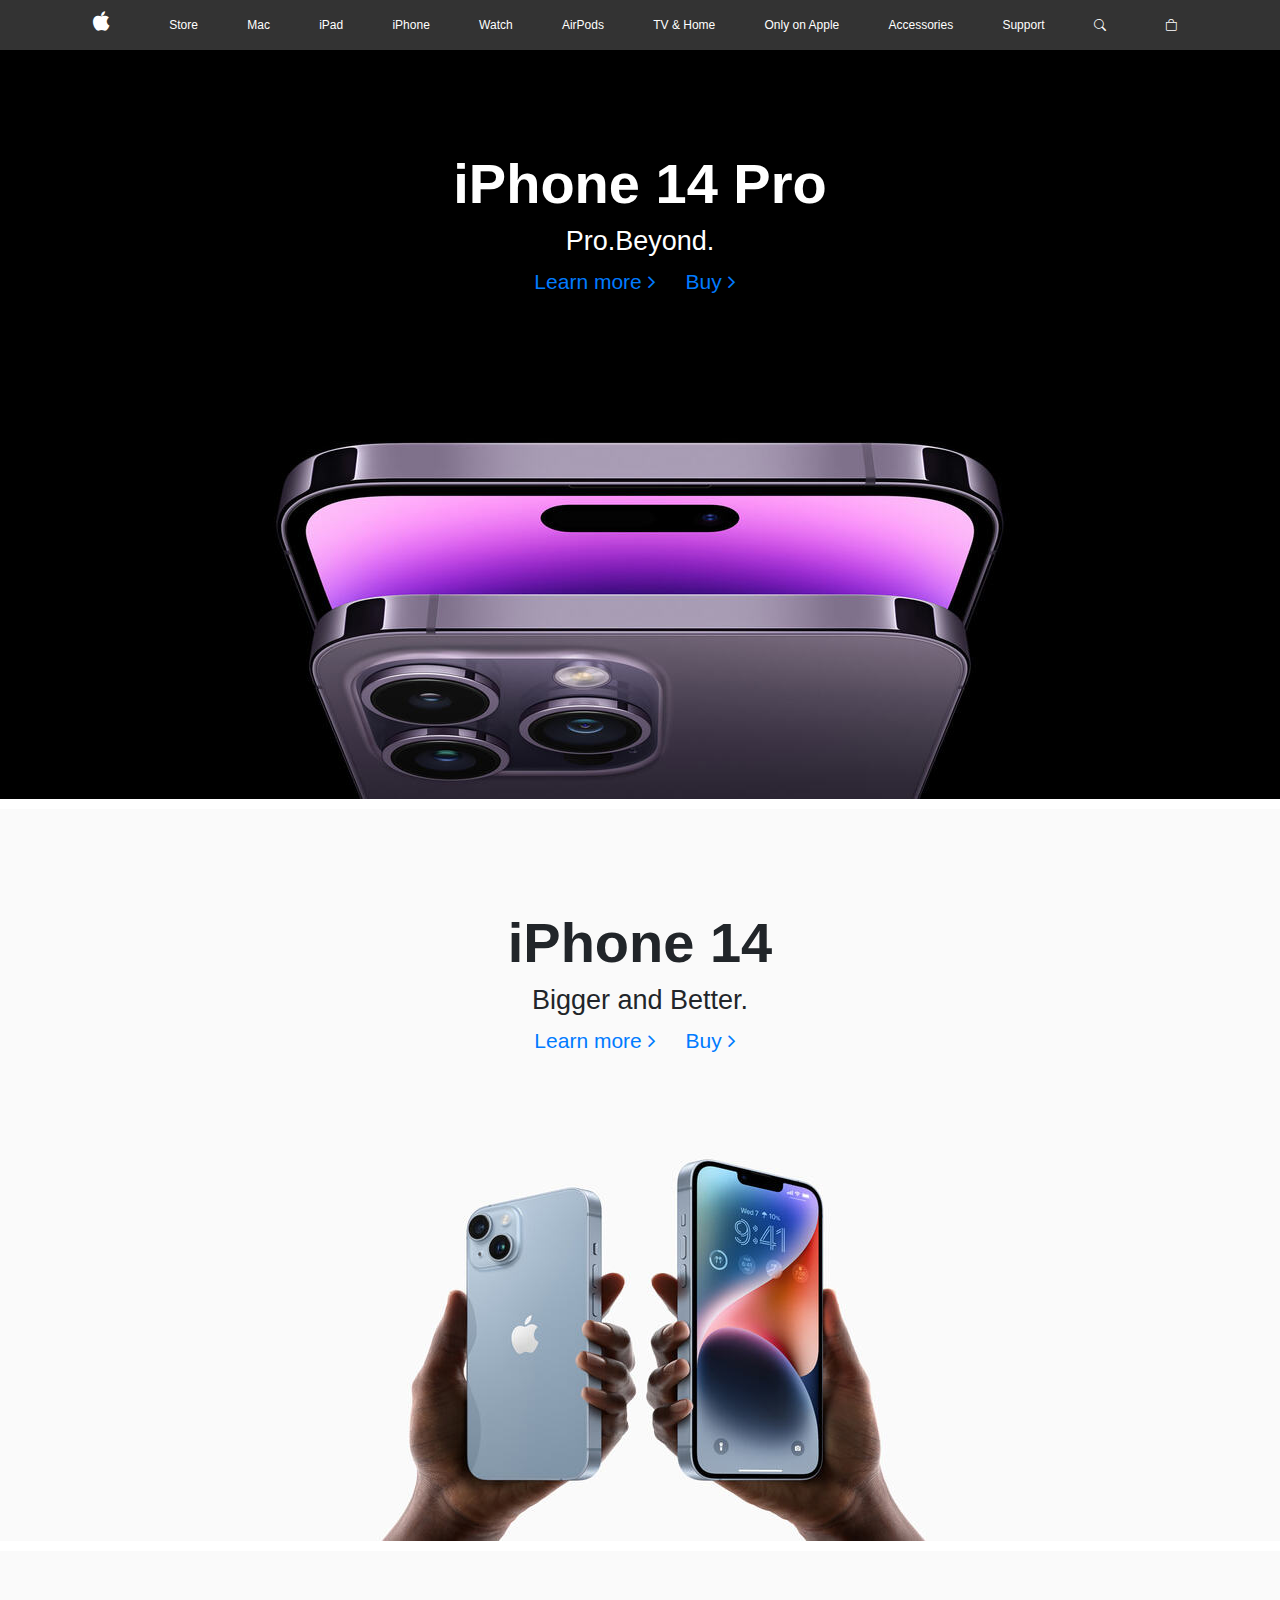
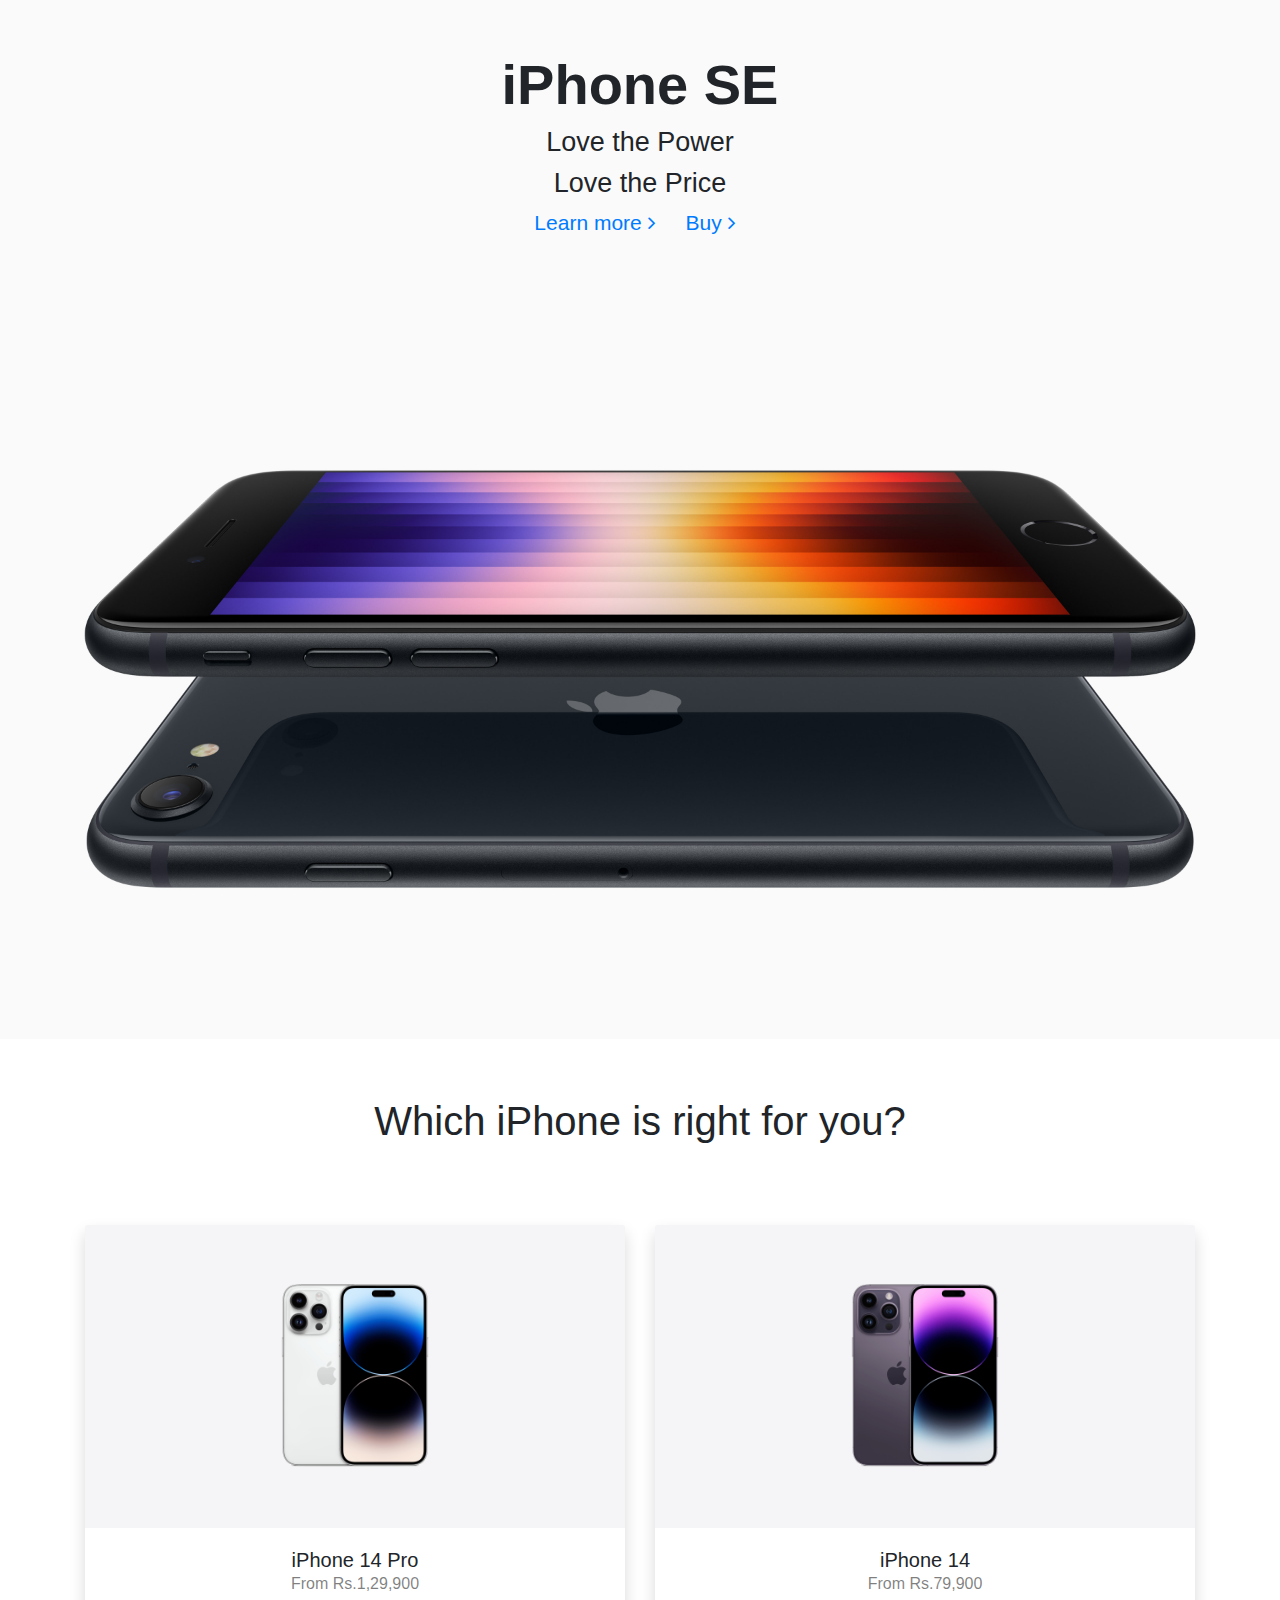
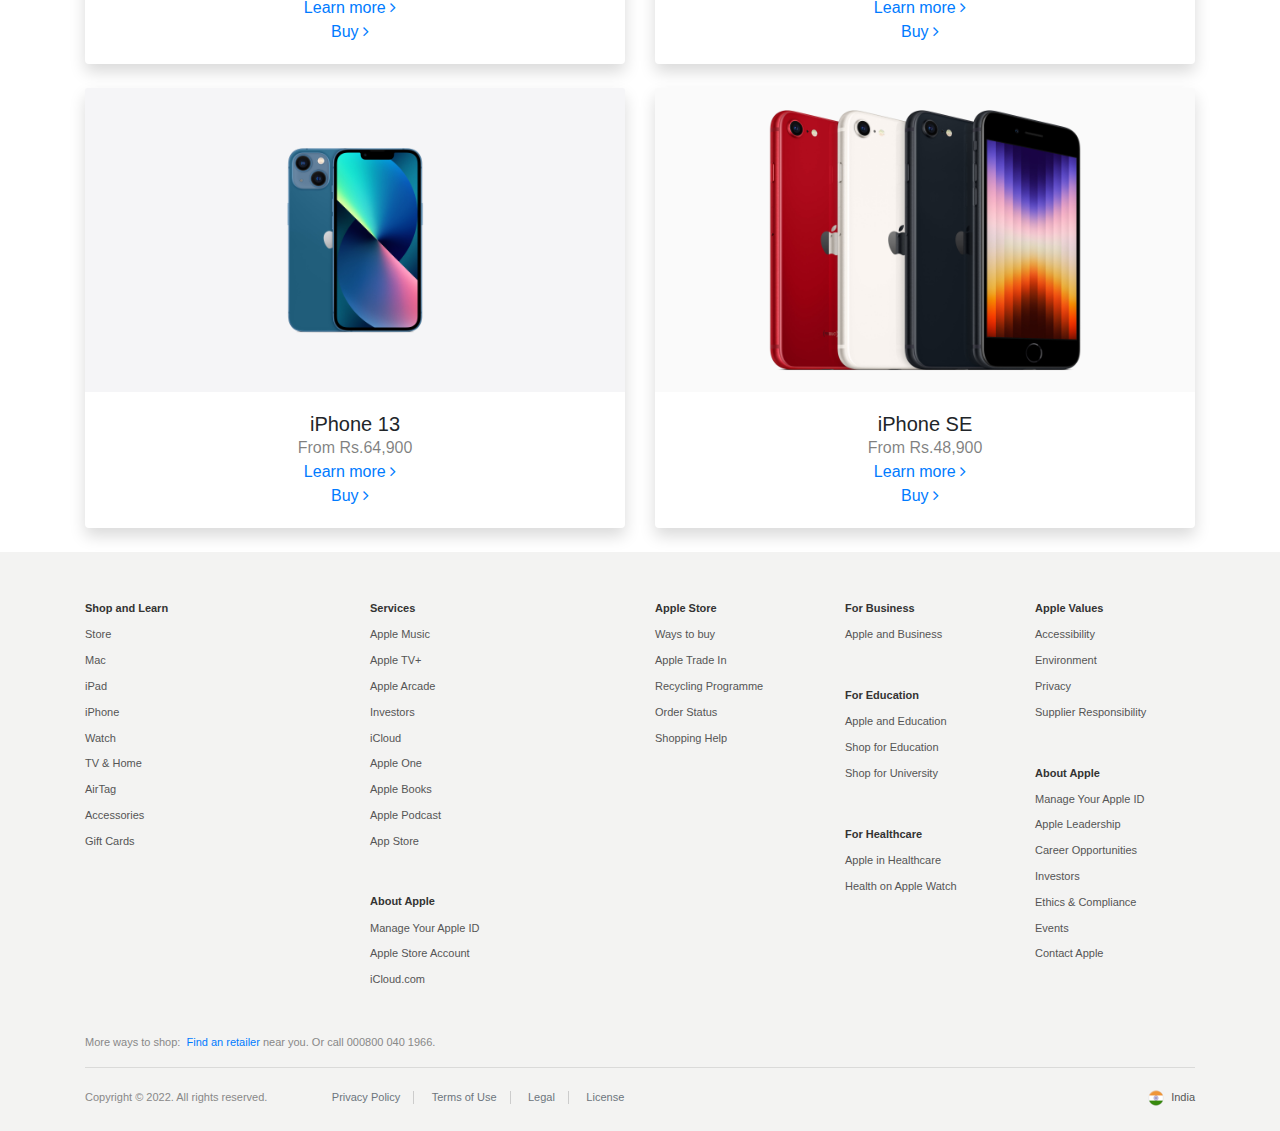
<file: product.html>
<!DOCTYPE html>
<html>

<head>
    <meta charset="utf-8">
    <meta name="viewport" content="width=device-width, initial-scale=1.0, shrink-to-fit=no">
    <title>Apple iPhone</title>
    <link rel="stylesheet" href="https://cdn.jsdelivr.net/npm/bootstrap-icons@1.9.1/font/bootstrap-icons.css">
    <link rel="shortcut icon" href="assets/img/apple.png" type="image/x-icon">
    <link rel="stylesheet" href="assets/bootstrap/css/bootstrap.min.css">
    <link rel="stylesheet" href="assets/fonts/font-awesome.min.css">
    <link rel="stylesheet" href="assets/css/product.css">
</head>

<body>
    <nav class="navbar navbar-dark navbar-expand-md fixed-top bg-dark">
        <div class="container"><button data-toggle="collapse" class="navbar-toggler" data-target="#navcol-1"><span
                    class="sr-only">Toggle navigation</span><span class="navbar-toggler-icon"></span></button>
            <div class="collapse navbar-collapse" id="navcol-1">
                <ul class="navbar-nav flex-grow-1 justify-content-between">
                    <li class="nav-item"><a class="nav-link" href="index.html"><i class="fa fa-apple apple-logo"></i></a></li>
                    <li class="nav-item"><a class="nav-link" href="store.html">Store</a></li>
                    <li class="nav-item"><a class="nav-link" href="#">Mac</a></li>
                    <li class="nav-item"><a class="nav-link" href="#">iPad</a></li>
                    <li class="nav-item"><a class="nav-link" href="product.html">iPhone</a></li>
                    <li class="nav-item"><a class="nav-link" href="#">Watch</a></li>
                    <li class="nav-item"><a class="nav-link" href="#">AirPods</a></li>
                    <li class="nav-item"><a class="nav-link" href="#">TV & Home</a></li>
                    <li class="nav-item"><a class="nav-link" href="#">Only on Apple</a></li>
                    <li class="nav-item"><a class="nav-link" href="#">Accessories</a></li>
                    <li class="nav-item"><a class="nav-link" href="support.html">Support</a></li>
                    <li class="nav-item"><a class="nav-link" href="#"><i class="bi bi-search"></i></a></li>
                    <li class="nav-item dropdown">
                        <a class="nav-link dropdown-toggle" href="#" id="navbarDropdown" role="button"
                            data-toggle="dropdown" aria-haspopup="true" aria-expanded="false">
                            <i class="bi bi-bag"></i>
                        </a>
                        <div class="dropdown-menu" aria-labelledby="navbarDropdown">
                            <p class="justify-content-center">Your Bag is empty.</p>
                            <div class="dropdown-divider"></div>
                            <a class="dropdown-item" href="#"><i class="bi bi-bag"></i>Bag</a>
                            <div class="dropdown-divider"></div>
                            <a class="dropdown-item" href="#"><i class="bi bi-bookmark"></i>Saved Items</a>
                            <div class="dropdown-divider"></div>
                            <a class="dropdown-item" href="#"><i class="bi bi-box"></i>Orders</a>
                            <div class="dropdown-divider"></div>
                            <a class="dropdown-item" href="#"><i class="bi bi-gear-wide-connected"></i>Account</a>
                            <div class="dropdown-divider"></div>
                            <a class="dropdown-item" href="signup.html"><i class="bi bi-person-circle"></i>Sign in</a>
                        </div>
                    </li>
                </ul>
            </div>
        </div>
    </nav>
    <section class="product iphone-14">
      <h1>iPhone 14 Pro</h1>
      <h2>Pro.Beyond.</h2>
      <div class="links"><a class="learn-more" href="#">Learn more&nbsp;<i class="fa fa-angle-right"></i></a><a
              href="#">Buy&nbsp;<i class="fa fa-angle-right"></i></a></div><img class="img-fluid"
          src="assets/img/iphone-14.jpg"></img>
         
        </div>
          
  </section>
  <section class="product iphone14">
      <h1>iPhone 14</h1>
      <h2>Bigger and Better.</h2>
     
      <div class="links"><a class="learn-more" href="#">Learn more&nbsp;<i class="fa fa-angle-right"></i></a><a
              href="#">Buy&nbsp;<i class="fa fa-angle-right"></i></a></div><img class="img-fluid"
          src="assets/img/iphone14.jpg">
  </section>
  <section class="product iphone14">
    <h1>iPhone SE</h1>
    <h2>Love the Power</h2>
    <h2>Love the Price</h2>
 
    <div class="links"><a class="learn-more" href="#">Learn more&nbsp;<i class="fa fa-angle-right"></i></a><a
            href="#">Buy&nbsp;<i class="fa fa-angle-right"></i></a></div><img class="img-fluid"
        src="assets/img/iphone-se.jpg">
</section>


<header class="text-center py-5 mb-4">
  <div class="container">
    <h1>Which iPhone is right for you?</h1>
  </div>
</header>

<!-- Page Content -->
<div class="container">
  <div class="row">
    <!-- Team Member 1 -->
    <div class="col-l-1 col-md-6 mb-4">
      <div class="card border-0 shadow">
        <img src="assets/img/1.jpeg" class="card-img-top" alt="...">
        <div class="card-body text-center">
          <h5 class="card-title mb-0">iPhone 14 Pro</h5>
          <div class="card-text text-black-50">From Rs.1,29,900</div>
          <div class="links"><a class="learn-more" href="#">Learn more&nbsp;<i class="fa fa-angle-right"></i></a><br><a
            href="#">Buy&nbsp;<i class="fa fa-angle-right"></i></a></div>
        </div>
        
      </div>
    </div>
    <!-- Team Member 2 -->
    <div class="col-l-3 col-md-6 mb-4">
      <div class="card border-0 shadow">
        <img src="assets/img/2.jpeg" class="card-img-top" alt="...">
        <div class="card-body text-center">
          <h5 class="card-title mb-0">iPhone 14</h5>
          <div class="card-text text-black-50">From Rs.79,900</div>
          <div class="links"><a class="learn-more" href="#">Learn more&nbsp;<i class="fa fa-angle-right"></i></a><br><a
            href="#">Buy&nbsp;<i class="fa fa-angle-right"></i></a></div>
        </div>
      </div>
    </div>
    <!-- Team Member 3 -->
    <div class="col-l-3 col-md-6 mb-4">
      <div class="card border-0 shadow">
        <img src="assets/img/3.jpeg" class="card-img-top" alt="...">
        <div class="card-body text-center">
          <h5 class="card-title mb-0">iPhone 13</h5>
          <div class="card-text text-black-50">From Rs.64,900</div>
          <div class="links"><a class="learn-more" href="#">Learn more&nbsp;<i class="fa fa-angle-right"></i></a><br><a
            href="#">Buy&nbsp;<i class="fa fa-angle-right"></i></a></div>
        </div>
      </div>
    </div>
    <!-- Team Member 4 -->
    <div class="col-l-3 col-md-6 mb-4">
        <div class="card border-0 shadow">
          <img src="assets/img/4.jpg" class="card-img-top" alt="...">
          <div class="card-body text-center">
            <h5 class="card-title mb-0">iPhone SE</h5>
            <div class="card-text text-black-50">From Rs.48,900</div>
            <div class="links"><a class="learn-more" href="#">Learn more&nbsp;<i class="fa fa-angle-right"></i></a><br><a
                href="#">Buy&nbsp;<i class="fa fa-angle-right"></i></a></div>
          </div>
        </div>
      </div>
  </div>
  <!-- /.row -->

</div>
<!-- /.container -->
    <footer class="page-footer">
      <div class="container">
          <div class="row">
              <div class="col-5 col-md-3">
                  <h4>Shop and Learn</h4>
                  <ul class="footer-links">
                      <li><a href="store.html">Store</a></li>
                      <li><a href="#">Mac</a></li>
                      <li><a href="#">iPad</a></li>
                      <li><a href="product.html">iPhone</a></li>
                      <li><a href="#">Watch</a></li>
                      <li><a href="#">TV & Home</a></li>
                      <li><a href="#">AirTag</a></li>
                      <li><a href="#">Accessories</a></li>
                      <li><a href="#">Gift Cards</a></li>
                  </ul>
              </div>
              <div class="col-5 col-md-3">
                  <h4>Services</h4>
                  <ul class="footer-links">

                      <li><a href="#">Apple Music</a></li>
                      <li><a href="#">Apple TV+</a></li>
                      <li><a href="#">Apple Arcade</a></li>
                      <li><a href="#">Investors</a></li>
                      <li><a href="#">iCloud</a></li>
                      <li><a href="#">Apple One</a></li>
                      <li><a href="#">Apple Books</a></li>
                      <li><a href="#">Apple Podcast</a></li>
                      <li><a href="#">App Store</a></li>
                  </ul>

                  <h4>About Apple</h4>
                  <ul class="footer-links">
                      <li><a href="#">Manage Your Apple ID</a></li>
                      <li><a href="#">Apple Store Account</a></li>
                      <li><a href="#">iCloud.com</a></li>

                  </ul>

              </div>
              <div class="col-5 col-md-2">
                  <h4>Apple Store</h4>
                  <ul class="footer-links">
                      <li><a href="#">Ways to buy</a></li>
                      <li><a href="#">Apple Trade In</a></li>
                      <li><a href="#">Recycling Programme</a></li>
                      <li><a href="#">Order Status</a></li>
                      <li><a href="#">Shopping Help</a></li>
                  </ul>
              </div>
              <div class="col-5 col-md-2">
                  <h4>For Business</h4>
                  <ul class="footer-links">
                      <li><a href="#">Apple and Business</a></li>
                  </ul>
                  <h4>For Education</h4>
                  <ul class="footer-links">
                      <li><a href="#">Apple and Education</a></li>
                      <li><a href="#">Shop for Education</a></li>
                      <li><a href="#">Shop for University</a></li>
                  </ul>
                  <h4>For Healthcare</h4>
                  <ul class="footer-links">
                      <li><a href="#">Apple in Healthcare</a></li>
                      <li><a href="#">Health on Apple Watch</a></li>
                  </ul>

              </div>
              <div class="col-5 col-md-2">
                  <h4>Apple Values</h4>
                  <ul class="footer-links">
                      <li><a href="#">Accessibility</a></li>
                      <li><a href="#">Environment</a></li>
                      <li><a href="#">Privacy</a></li>
                      <li><a href="#">Supplier Responsibility</a></li>
                  </ul>
                  <h4>About Apple</h4>
                  <ul class="footer-links">
                      <li><a href="#">Manage Your Apple ID</a></li>
                      <li><a href="#">Apple Leadership</a></li>
                      <li><a href="#">Career Opportunities</a></li>
                      <li><a href="#">Investors</a></li>
                      <li><a href="#">Ethics & Compliance</a></li>
                      <li><a href="#">Events</a></li>
                      <li><a href="contact.html">Contact Apple</a></li>
                     
                  </ul>

              </div>
          </div>
          <p>More ways to shop: &nbsp;<a href="https://www.apple.com/retail/">Find an retailer</a>&nbsp;near you. Or
              call
              000800 040 1966.</p>
          <hr>
          <div class="footer-legal">
              <div class="float-md-right region"><a href="#"><img src="assets/img/india.png">India</a></div>
              <div class="d-inline-block copyright">
                  <p class="d-inline-block">Copyright © 2022. All rights reserved.<br></p>
              </div>
              <div class="d-inline-block legal-links text-muted">
                  <div class="d-inline-block item">
                      <h5>Privacy Policy</h5>
                  </div>
                  <div class="d-inline-block item">
                      <h5>Terms of Use</h5>
                  </div>
                  <div class="d-inline-block item">
                      <h5>Legal</h5>
                  </div>
                  <div class="d-inline-block item">
                      <h5>License</h5>
                  </div>
              </div>
          </div>
      </div>
  </footer>
    <script src="assets/js/jquery.min.js"></script>
    <script src="assets/bootstrap/js/bootstrap.min.js"></script>
    <script src="assets/js/bootstrap.bundle.min.js"></script>
</body>

</html>
</file>
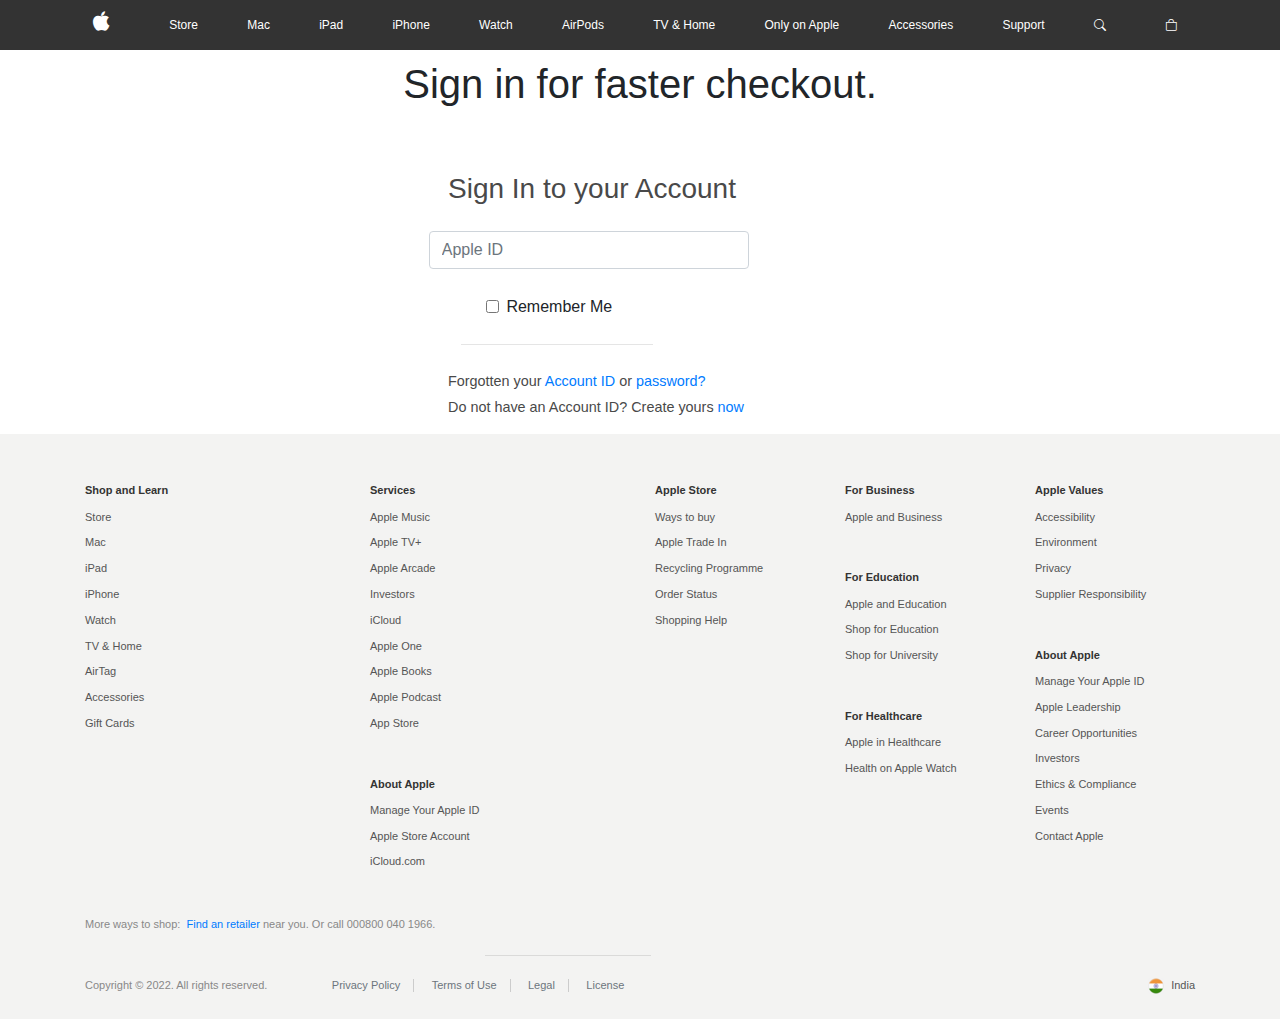
<file: signup.html>
<!DOCTYPE html>
<html lang="en">

<head>
  <meta charset="utf-8">
  <meta name="viewport" content="width=device-width, initial-scale=1.0, shrink-to-fit=no">
  <title>Log In to Your Account</title>
  <link rel="stylesheet" href="https://cdn.jsdelivr.net/npm/bootstrap-icons@1.9.1/font/bootstrap-icons.css">
  <link rel="shortcut icon" href="assets/img/apple.png" type="image/x-icon">
  <link rel="stylesheet" href="assets/bootstrap/css/bootstrap.min.css">
  <link rel="stylesheet" href="assets/fonts/font-awesome.min.css">
  <link rel="stylesheet" href="assets/css/signup.css">  
</head>

<body>
  <nav class="navbar navbar-dark navbar-expand-md fixed-top bg-dark">
    <div class="container"><button data-toggle="collapse" class="navbar-toggler" data-target="#navcol-1"><span
          class="sr-only">Toggle navigation</span><span class="navbar-toggler-icon"></span></button>
      <div class="collapse navbar-collapse" id="navcol-1">
        <ul class="navbar-nav flex-grow-1 justify-content-between">
          <li class="nav-item"><a class="nav-link" href="index.html"><i class="fa fa-apple apple-logo"></i></a></li>
          <li class="nav-item"><a class="nav-link" href="store.html">Store</a></li>
          <li class="nav-item"><a class="nav-link" href="#">Mac</a></li>
          <li class="nav-item"><a class="nav-link" href="#">iPad</a></li>
          <li class="nav-item"><a class="nav-link" href="product.html">iPhone</a></li>
          <li class="nav-item"><a class="nav-link" href="#">Watch</a></li>
          <li class="nav-item"><a class="nav-link" href="#">AirPods</a></li>
          <li class="nav-item"><a class="nav-link" href="#">TV & Home</a></li>
          <li class="nav-item"><a class="nav-link" href="#">Only on Apple</a></li>
          <li class="nav-item"><a class="nav-link" href="#">Accessories</a></li>
          <li class="nav-item"><a class="nav-link" href="support.html">Support</a></li>
          <li class="nav-item"><a class="nav-link" href="#"><i class="bi bi-search"></i></a></li>
          <li class="nav-item dropdown">
            <a class="nav-link dropdown-toggle" href="#" id="navbarDropdown" role="button" data-toggle="dropdown"
              aria-haspopup="true" aria-expanded="false">
              <i class="bi bi-bag"></i>
            </a>
            <div class="dropdown-menu" aria-labelledby="navbarDropdown">
              <p class="justify-content-center">Your Bag is empty.</p>
              <div class="dropdown-divider"></div>
              <a class="dropdown-item" href="#"><i class="bi bi-bag"></i>Bag</a>
              <div class="dropdown-divider"></div>
              <a class="dropdown-item" href="#"><i class="bi bi-bookmark"></i>Saved Items</a>
              <div class="dropdown-divider"></div>
              <a class="dropdown-item" href="#"><i class="bi bi-box"></i>Orders</a>
              <div class="dropdown-divider"></div>
              <a class="dropdown-item" href="#"><i class="bi bi-gear-wide-connected"></i>Account</a>
              <div class="dropdown-divider"></div>
              <a class="dropdown-item" href="signup.html"><i class="bi bi-person-circle"></i>Sign in</a>
            </div>
          </li>
        </ul>
      </div>
    </div>
  </nav>
  <div class="heading1">
    <h1 class="text-center">Sign in for faster checkout.</h1>
  </div>

  <div class="heading">
    <h3>Sign In to your Account</h3>
    <div class="form-floating mb-3">
      <input type="email" class="form-control" id="floatingInput" placeholder="Apple ID" />
      
    </div>
    <div class="form-check">
      <input class="form-check-input" type="checkbox" value="" id="flexCheckDefault" />
      <label class="form-check-label" for="flexCheckDefault">
        Remember Me
      </label>
    </div>
    <hr />
    <div class="footer-text">
      <p>
        Forgotten your <a href="">Account ID</a> or <a href="">password?</a>
      </p>
      <p>Do not have an Account ID? Create yours <a href="appleid.html">now</a></p>
    </div>
  </div>

  <footer class="page-footer">
    <div class="container">
      <div class="row">
        <div class="col-5 col-md-3">
          <h4>Shop and Learn</h4>
          <ul class="footer-links">
            <li><a href="store.html">Store</a></li>
            <li><a href="#">Mac</a></li>
            <li><a href="#">iPad</a></li>
            <li><a href="product.html">iPhone</a></li>
            <li><a href="#">Watch</a></li>
            <li><a href="#">TV & Home</a></li>
            <li><a href="#">AirTag</a></li>
            <li><a href="#">Accessories</a></li>
            <li><a href="#">Gift Cards</a></li>
          </ul>
        </div>
        <div class="col-5 col-md-3">
          <h4>Services</h4>
          <ul class="footer-links">

            <li><a href="#">Apple Music</a></li>
            <li><a href="#">Apple TV+</a></li>
            <li><a href="#">Apple Arcade</a></li>
            <li><a href="#">Investors</a></li>
            <li><a href="#">iCloud</a></li>
            <li><a href="#">Apple One</a></li>
            <li><a href="#">Apple Books</a></li>
            <li><a href="#">Apple Podcast</a></li>
            <li><a href="#">App Store</a></li>
          </ul>

          <h4>About Apple</h4>
          <ul class="footer-links">
            <li><a href="#">Manage Your Apple ID</a></li>
            <li><a href="#">Apple Store Account</a></li>
            <li><a href="#">iCloud.com</a></li>

          </ul>

        </div>
        <div class="col-5 col-md-2">
          <h4>Apple Store</h4>
          <ul class="footer-links">
            <li><a href="#">Ways to buy</a></li>
            <li><a href="#">Apple Trade In</a></li>
            <li><a href="#">Recycling Programme</a></li>
            <li><a href="#">Order Status</a></li>
            <li><a href="#">Shopping Help</a></li>
          </ul>
        </div>
        <div class="col-5 col-md-2">
          <h4>For Business</h4>
          <ul class="footer-links">
            <li><a href="#">Apple and Business</a></li>
          </ul>
          <h4>For Education</h4>
          <ul class="footer-links">
            <li><a href="#">Apple and Education</a></li>
            <li><a href="#">Shop for Education</a></li>
            <li><a href="#">Shop for University</a></li>
          </ul>
          <h4>For Healthcare</h4>
          <ul class="footer-links">
            <li><a href="#">Apple in Healthcare</a></li>
            <li><a href="#">Health on Apple Watch</a></li>
          </ul>

        </div>
        <div class="col-5 col-md-2">
          <h4>Apple Values</h4>
          <ul class="footer-links">
            <li><a href="#">Accessibility</a></li>
            <li><a href="#">Environment</a></li>
            <li><a href="#">Privacy</a></li>
            <li><a href="#">Supplier Responsibility</a></li>
          </ul>
          <h4>About Apple</h4>
          <ul class="footer-links">
            <li><a href="#">Manage Your Apple ID</a></li>
            <li><a href="#">Apple Leadership</a></li>
            <li><a href="#">Career Opportunities</a></li>
            <li><a href="#">Investors</a></li>
            <li><a href="#">Ethics & Compliance</a></li>
            <li><a href="#">Events</a></li>
            <li><a href="contact.html">Contact Apple</a></li>

          </ul>

        </div>
      </div>
      <p>More ways to shop: &nbsp;<a href="https://www.apple.com/retail/">Find an retailer</a>&nbsp;near you. Or
        call
        000800 040 1966.</p>
      <hr>
      <div class="footer-legal">
        <div class="float-md-right region"><a href="#"><img src="assets/img/india.png">India</a></div>
        <div class="d-inline-block copyright">
          <p class="d-inline-block">Copyright © 2022. All rights reserved.<br></p>
        </div>
        <div class="d-inline-block legal-links text-muted">
          <div class="d-inline-block item">
            <h5>Privacy Policy</h5>
          </div>
          <div class="d-inline-block item">
            <h5>Terms of Use</h5>
          </div>
          <div class="d-inline-block item">
            <h5>Legal</h5>
          </div>
          <div class="d-inline-block item">
            <h5>License</h5>
          </div>
        </div>
      </div>
    </div>
  </footer>
  <script src="assets/js/jquery.min.js"></script>
  <script src="assets/bootstrap/js/bootstrap.min.js"></script>
  <script src="assets/js/bootstrap.bundle.min.js"></script>
</body>

</html>
</file>
<file: assets/css/styles.css>
.navbar.navbar-dark.navbar-expand-md.fixed-top.bg-dark {
  background-color: #000 !important;
 
  opacity: 0.8;
}

.navbar-dark .navbar-nav .nav-link {
  color: #fff;
  font-size: 12px;
}

.navbar-dark .navbar-nav .nav-link .apple-logo {
  font-size: 21px;
  line-height: 0;
}

body {
  padding-top: 50px;
}
.dropdown-menu{
  background-color:white;
  overflow:hidden;
 
}
i {
  margin-right: 10px;
}
.dropdown-toggle::after {
  content: none;
}

p {
  font-size: 14px;
  justify-content: center;
  text-align: center;
  margin-top: 8px;
}

.product {
  padding-top: 50px;
  text-align: center;
  margin-bottom: 10px;
  padding-left: 20px;
  padding-right: 20px;
}

@media (min-width: 576px) {
  .product {
    padding-top: 100px;
    padding-left: 0;
    padding-right: 0;
  }
}

.product h1 {
  font-size: 32px;
  font-weight: bold;
}

@media (min-width: 576px) {
  .product h1 {
    font-size: 56px;
    font-weight: bold;
  }
}

.product h2 {
  font-size: 21px;
  font-weight: 400;
}

@media (min-width: 576px) {
  .product h2 {
    font-size: 27px;
    font-weight: 400;
  }
}

.product .links {
  font-size: 21px;
  margin-bottom: 50px;
}

@media (min-width: 576px) {
  .product .links {
    font-size: 21px;
    margin-bottom: 80px;
  }
}

.product-small .links {
  font-size: 17px;
  margin-bottom: 80px;
}

.product .links .learn-more {
  margin-right: 20px;
}

.product-small .links .learn-more {
  margin-right: 20px;
}

.product.iphone-14 {
  background-color: black;
}

.product.iphone-14 h1 {
  color: white;
}


.product.iphone-14 h2 {
  color: white;
}

.product.watch-8 h1 {
  color: white;
}
.product.watch-8 h2 {
  color: white;
}

.product.watch-8 h6 {
  color: red;
}

.product.iphone14 {
  background-color: rgba(250, 250, 250, 255);
}

.product.watch-8 {
  background-color: black;
  padding-bottom: 50px;
}


@media (min-width: 576px) {
  .product.watch-8 {
    padding-bottom: 0;
  }
}

.product .links.small-link-margin {
  margin-bottom: 0;
}

.product-small .links.small-link-margin {
  margin-bottom: 10px;
}

.product-small {
  height: 550px;
  padding-top: 40px;
  margin: 0 0 10px 0;
  text-align: center;
  padding-left: 20px;
  padding-right: 20px;
}

@media (min-width: 576px) {
  .product-small {
    margin: 0 0 10px 10px;
    padding-left: 0;
    padding-right: 0;
  }
}

.product-small h3 {
  font-size: 32px;
  font-weight: bold;
}

.product-small h4 {
  font-size: 19px;
  font-weight: 400;
}


.products-grid {
  padding-right: 0;
}

@media (min-width: 576px) {
  .products-grid {
    padding-right: 10px;
  }
}


.product-small.apple-watch-ultra {
  background-color: rgba(250, 250, 250, 255);
}

.product-small.apple-watch-se {
  background-color: white;
}

.product-small.apple-watch-se h5 {
  color: red;
}

.product-small.apple-watch-ultra h5 {
  color: orange;
}

.product-small.air-pods {
  background-color: black;
}


.product-small.air-pods h4 {

  color: white;
}

.product-small.air-pods h2 {
  color: white;
}

.product-small.back-to-school {
  background-color: rgba(245, 245, 247, 255);
}

.product-small.macbook {
  color: white;
}

.product-small.macbook h4 {

  color: black;
}

.product-small.macbook h2 {
  color: black;
}

.product-small.ipad {
  color: white;
  background-color: black;
  ;
}

.page-footer {
  background-color: #f3f3f2;
  padding-top: 50px;
  padding-bottom: 10px;
}

.page-footer h4 {
  color: #333333;
  font-size: 11px;
  font-weight: bold;
}

.page-footer p {
  color: #888;
  font-size: 11px;
  text-align: left;
}

.page-footer .footer-links {
  list-style: none;
  padding: 0;
  margin-bottom: 45px;
  word-break: break-all;
}

.page-footer .footer-links a {
  color: #555;
  font-size: 11px;
}

.page-footer .footer-links li {
  margin-bottom: 5px;
  line-height: 1.3;
}

.page-footer .footer-legal .copyright {
  margin-right: 60px;
}

.page-footer .footer-legal .legal-links .item {
  padding-right: 13px;
  border-right: 1px solid #ccc;
  margin: 0;
  margin-right: 13px;
}

.page-footer .footer-legal .legal-links .item:last-child {
  border-right: none;
}

.page-footer .footer-legal .legal-links .item h5 {
  font-size: 11px;
  margin-top: 0;
  margin-bottom: 0;
}

.page-footer .region {
  margin-bottom: 20px;
}

.page-footer .region a {
  color: #555;
  font-size: 11px;
}

.page-footer .region img {
  margin-right: 7px;
}

@media (min-width: 768px) {
  .page-footer .region {
    margin-bottom: 0;
  }
}
</file>
<file: assets/css/appleid.css>
.navbar.navbar-dark.navbar-expand-md.fixed-top.bg-dark {
    background-color: #000 !important;
    opacity: 0.8;
}

.navbar-dark .navbar-nav .nav-link {
    color: #fff;
    font-size: 12px;
}

.navbar-dark .navbar-nav .nav-link .apple-logo {
    font-size: 21px;
    line-height: 0;
}

.navbar-light .nav .nav-link {
    color: black;
    font-size: 14px;

}

.navbar-light .nav{
    margin-right: 160px;
}

.navbar-light .navbar-brand {
    font-size: 25px;
    margin-left: 170px;
}

body {
    padding-top: 50px;
}

.dropdown-menu{
    background-color:white;
    opacity: 1;
    overflow:hidden;
  }
  i {
    margin-right: 10px;
  }
  .dropdown-toggle::after {
    content: none;
  }
.intro-text {
    width: 100%;
    display: flex;
    align-items: center;
    flex-direction: column;
}

.intro-text p {
    margin: 0;
}

.page-footer {
    background-color: #f3f3f2;
    padding-top: 50px;
    padding-bottom: 10px;
}

.page-footer h4 {
    color: #333333;
    font-size: 11px;
    font-weight: bold;
}

.page-footer p {
    color: #888;
    font-size: 11px;
    text-align: left;
}

.page-footer .footer-links {
    list-style: none;
    padding: 0;
    margin-bottom: 45px;
    word-break: break-all;
}

.page-footer .footer-links a {
    color: #555;
    font-size: 11px;
}

.page-footer .footer-links li {
    margin-bottom: 5px;
    line-height: 1.3;
}

.page-footer .footer-legal .copyright {
    margin-right: 60px;
}

.page-footer .footer-legal .legal-links .item {
    padding-right: 13px;
    border-right: 1px solid #ccc;
    margin: 0;
    margin-right: 13px;
}

.page-footer .footer-legal .legal-links .item:last-child {
    border-right: none;
}

.page-footer .footer-legal .legal-links .item h5 {
    font-size: 11px;
    margin-top: 0;
    margin-bottom: 0;
}

.page-footer .region {
    margin-bottom: 20px;
}

.page-footer .region a {
    color: #555;
    font-size: 11px;
}

.page-footer .region img {
    margin-right: 7px;
}

@media (min-width: 768px) {
    .page-footer .region {
        margin-bottom: 0;
    }
}
</file>
<file: assets/css/contact.css>
.navbar.navbar-dark.navbar-expand-md.fixed-top.bg-dark {
    background-color: #000 !important;
    opacity: 0.8;
}

.navbar-dark .navbar-nav .nav-link {
    color: #fff;
    font-size: 12px;
}

.navbar-dark .navbar-nav .nav-link .apple-logo {
    font-size: 21px;
    line-height: 0;
}

.navbar-light .nav .nav-link {
    color: black;
    font-size: 14px;

}

.navbar-light .nav {
    margin-right: 160px;
}

.navbar-light .navbar-brand {
    font-size: 25px;
    margin-left: 170px;
}

body {
    padding-top: 50px;
}

.dropdown-menu {
    background-color: white;
    opacity: 1;
    overflow: hidden;
}

i {
    margin-right: 10px;
}

.dropdown-toggle::after {
    content: none;
}

.img-fluid {
    
    padding-top: 90px;
}

.page-footer {
    background-color: #f3f3f2;
    padding-top: 50px;
    padding-bottom: 10px;
}

.page-footer h4 {
    color: #333333;
    font-size: 11px;
    font-weight: bold;
}

.page-footer p {
    color: #888;
    font-size: 11px;
    text-align: left;
}

.page-footer .footer-links {
    list-style: none;
    padding: 0;
    margin-bottom: 45px;
    word-break: break-all;
}

.page-footer .footer-links a {
    color: #555;
    font-size: 11px;
}

.page-footer .footer-links li {
    margin-bottom: 5px;
    line-height: 1.3;
}

.page-footer .footer-legal .copyright {
    margin-right: 60px;
}

.page-footer .footer-legal .legal-links .item {
    padding-right: 13px;
    border-right: 1px solid #ccc;
    margin: 0;
    margin-right: 13px;
}

.page-footer .footer-legal .legal-links .item:last-child {
    border-right: none;
}

.page-footer .footer-legal .legal-links .item h5 {
    font-size: 11px;
    margin-top: 0;
    margin-bottom: 0;
}

.page-footer .region {
    margin-bottom: 20px;
}

.page-footer .region a {
    color: #555;
    font-size: 11px;
}

.page-footer .region img {
    margin-right: 7px;
}

@media (min-width: 768px) {
    .page-footer .region {
        margin-bottom: 0;
    }
}
</file>
<file: assets/css/product.css>
.navbar.navbar-dark.navbar-expand-md.fixed-top.bg-dark {
  background-color: #000 !important;

  opacity: 0.8;
}

.navbar-dark .navbar-nav .nav-link {
  color: #fff;
  font-size: 12px;
}

.navbar-dark .navbar-nav .nav-link .apple-logo {
  font-size: 21px;
  line-height: 0;
}

body {
  padding-top: 50px;
}

.dropdown-menu {
  background-color: white;
  overflow: hidden;

}

i {
  margin-right: 10px;
}

.dropdown-toggle::after {
  content: none;
}

.product {
  padding-top: 50px;
  text-align: center;
  margin-bottom: 10px;
  padding-left: 20px;
  padding-right: 20px;
}

@media (min-width: 576px) {
  .product {
    padding-top: 100px;
    padding-left: 0;
    padding-right: 0;
  }
}

.product h1 {
  font-size: 32px;
  font-weight: bold;
}

@media (min-width: 576px) {
  .product h1 {
    font-size: 56px;
    font-weight: bold;
  }
}

.product h2 {
  font-size: 21px;
  font-weight: 400;
}

@media (min-width: 576px) {
  .product h2 {
    font-size: 27px;
    font-weight: 400;
  }
}

.product .links {
  font-size: 21px;
  margin-bottom: 50px;
}

@media (min-width: 576px) {
  .product .links {
    font-size: 21px;
    margin-bottom: 80px;
  }
}

.product-small .links {
  font-size: 17px;
  margin-bottom: 80px;
}

.product .links .learn-more {
  margin-right: 20px;
}

.product-small .links .learn-more {
  margin-right: 20px;
}

.product.iphone-14 {
  background-color: black;
}

.product.iphone-14 h1 {
  color: white;
}


.product.iphone-14 h2 {
  color: white;
}


.product.iphone14 {
  background-color: rgba(250, 250, 250, 255);
}

.product .links.small-link-margin {
  margin-bottom: 0;
}

.product-small .links.small-link-margin {
  margin-bottom: 10px;
}

.product-small {
  height: 550px;
  padding-top: 40px;
  margin: 0 0 10px 0;
  text-align: center;
  padding-left: 20px;
  padding-right: 20px;
}

@media (min-width: 576px) {
  .product-small {
    margin: 0 0 10px 10px;
    padding-left: 0;
    padding-right: 0;
  }
}

.product-small h3 {
  font-size: 32px;
  font-weight: bold;
}

.product-small h4 {
  font-size: 19px;
  font-weight: 400;
}


.page-footer {
  background-color: #f3f3f2;
  padding-top: 50px;
  padding-bottom: 10px;
}

.page-footer h4 {
  color: #333333;
  font-size: 11px;
  font-weight: bold;
}

.page-footer p {
  color: #888;
  font-size: 11px;
  text-align: left;
}

.page-footer .footer-links {
  list-style: none;
  padding: 0;
  margin-bottom: 45px;
  word-break: break-all;
}

.page-footer .footer-links a {
  color: #555;
  font-size: 11px;
}

.page-footer .footer-links li {
  margin-bottom: 5px;
  line-height: 1.3;
}

.page-footer .footer-legal .copyright {
  margin-right: 60px;
}

.page-footer .footer-legal .legal-links .item {
  padding-right: 13px;
  border-right: 1px solid #ccc;
  margin: 0;
  margin-right: 13px;
}

.page-footer .footer-legal .legal-links .item:last-child {
  border-right: none;
}

.page-footer .footer-legal .legal-links .item h5 {
  font-size: 11px;
  margin-top: 0;
  margin-bottom: 0;
}

.page-footer .region {
  margin-bottom: 20px;
}

.page-footer .region a {
  color: #555;
  font-size: 11px;
}

.page-footer .region img {
  margin-right: 7px;
}

@media (min-width: 768px) {
  .page-footer .region {
    margin-bottom: 0;
  }
}
</file>
<file: assets/css/signup.css>
.navbar.navbar-dark.navbar-expand-md.fixed-top.bg-dark {
  background-color: #000 !important;
  opacity: 0.8;
}

.navbar-dark .navbar-nav .nav-link {
  color: #fff;
  font-size: 12px;
}

.navbar-dark .navbar-nav .nav-link .apple-logo {
  font-size: 21px;
  line-height: 0;
}

body{
  padding-top:60px;
  
}

a{
  text-decoration: none;
}
.dropdown-menu{
  background-color:white;
  overflow:hidden;
}
i {
  margin-right: 10px;
}
.dropdown-toggle::after {
  content: none;
}
.heading h3,
.footer-text {
  color: #494949;
  margin-top: 5%;
  margin-left: 35%;
}
.form-floating {
  margin-top: 2%;
  width: 25%;
  margin-left: 33.5%;
}
.form-check,
hr {
  margin-top: 2%;
  margin-left: 38%;
}
hr {
  margin-left: 36%;
  width: 15%;
}
.footer-text {
  margin-top: 2%;
  font-size: 0.9rem;
}
.footer-text a {
  text-decoration: none;
}
.footer-text > p:first-child {
  margin-bottom: 0.5%;
}

.page-footer {
  background-color: #f3f3f2;
  padding-top: 50px;
  padding-bottom: 10px;
}

.page-footer h4 {
  color: #333333;
  font-size: 11px;
  font-weight: bold;
}

.page-footer p {
  color: #888;
  font-size: 11px;
  text-align: left;
}

.page-footer .footer-links {
  list-style: none;
  padding: 0;
  margin-bottom: 45px;
  word-break: break-all;
}

.page-footer .footer-links a {
  color: #555;
  font-size: 11px;
}

.page-footer .footer-links li {
  margin-bottom: 5px;
  line-height: 1.3;
}

.page-footer .footer-legal .copyright {
  margin-right: 60px;
}

.page-footer .footer-legal .legal-links .item {
  padding-right: 13px;
  border-right: 1px solid #ccc;
  margin: 0;
  margin-right: 13px;
}

.page-footer .footer-legal .legal-links .item:last-child {
  border-right: none;
}

.page-footer .footer-legal .legal-links .item h5 {
  font-size: 11px;
  margin-top: 0;
  margin-bottom: 0;
}

.page-footer .region {
  margin-bottom: 20px;
}

.page-footer .region a {
  color: #555;
  font-size: 11px;
}

.page-footer .region img {
  margin-right: 7px;
}

@media (min-width: 768px) {
  .page-footer .region {
      margin-bottom: 0;
  }
}
</file>
